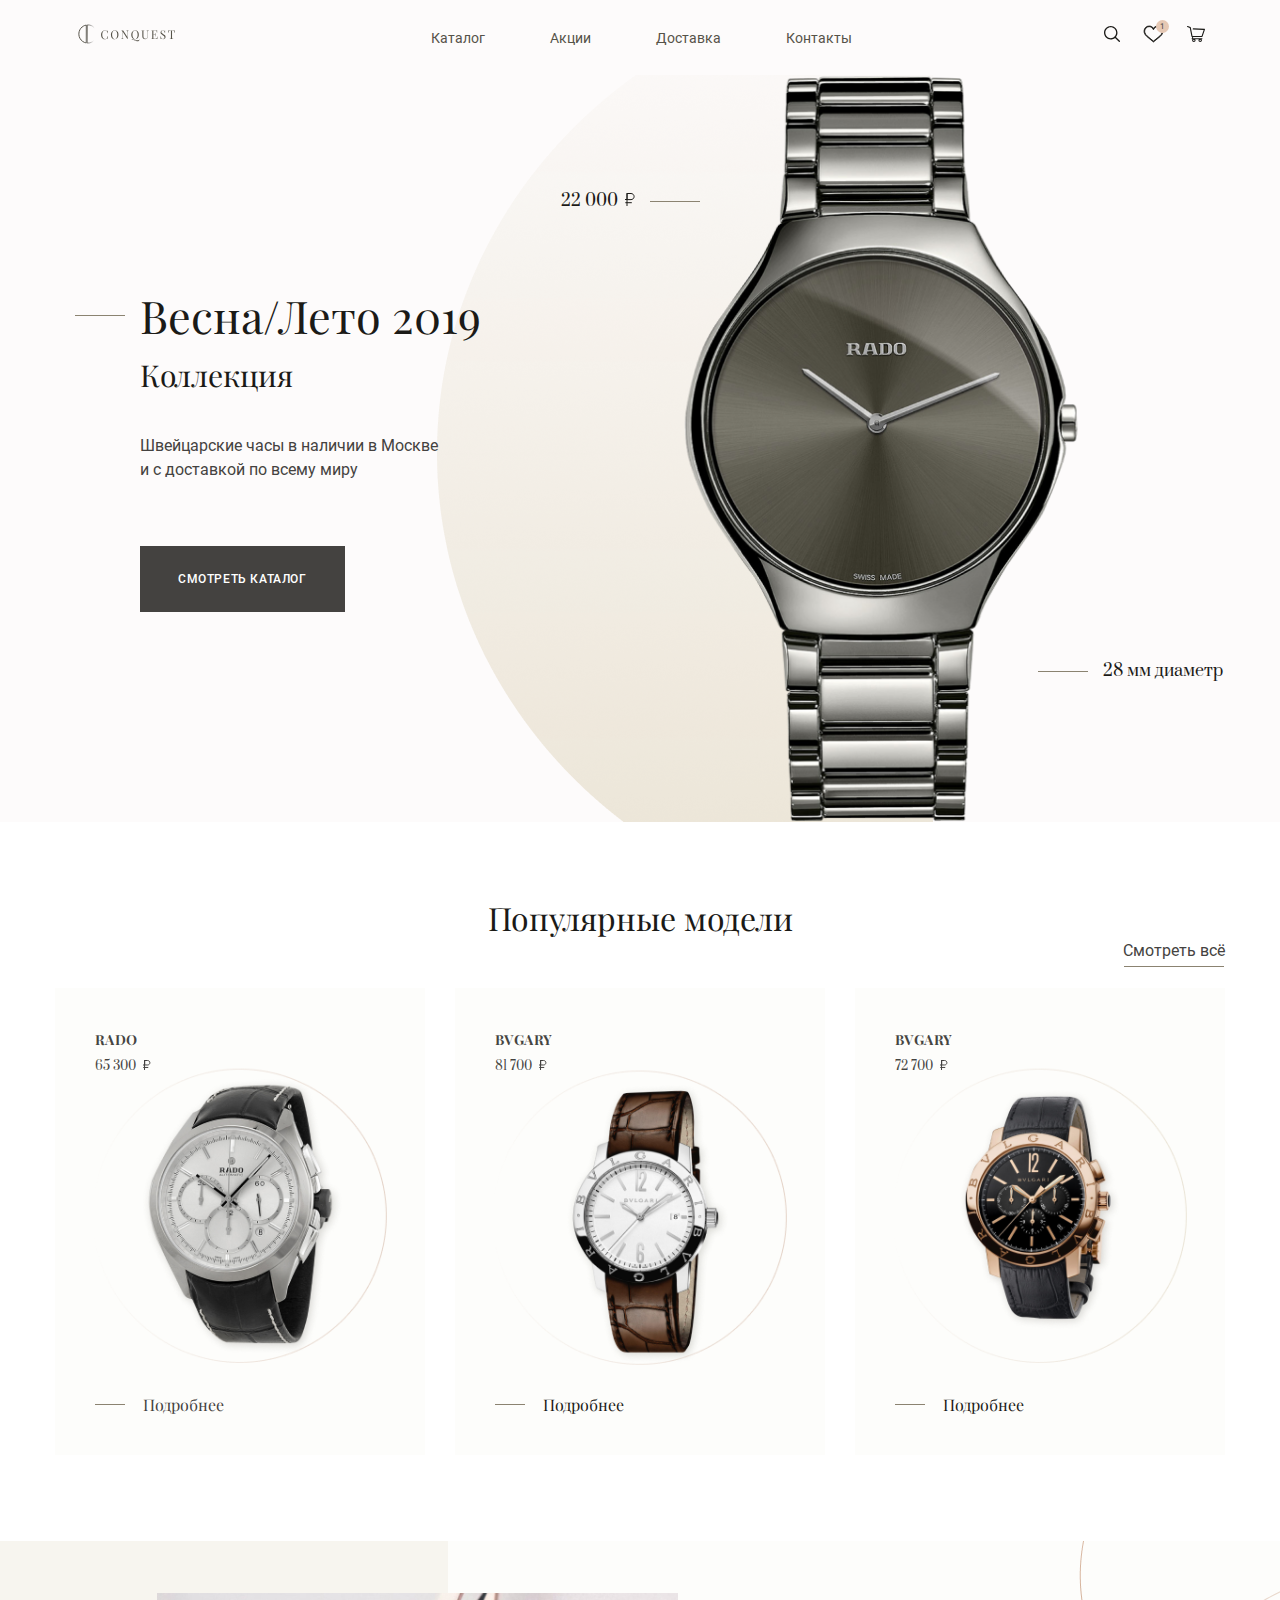
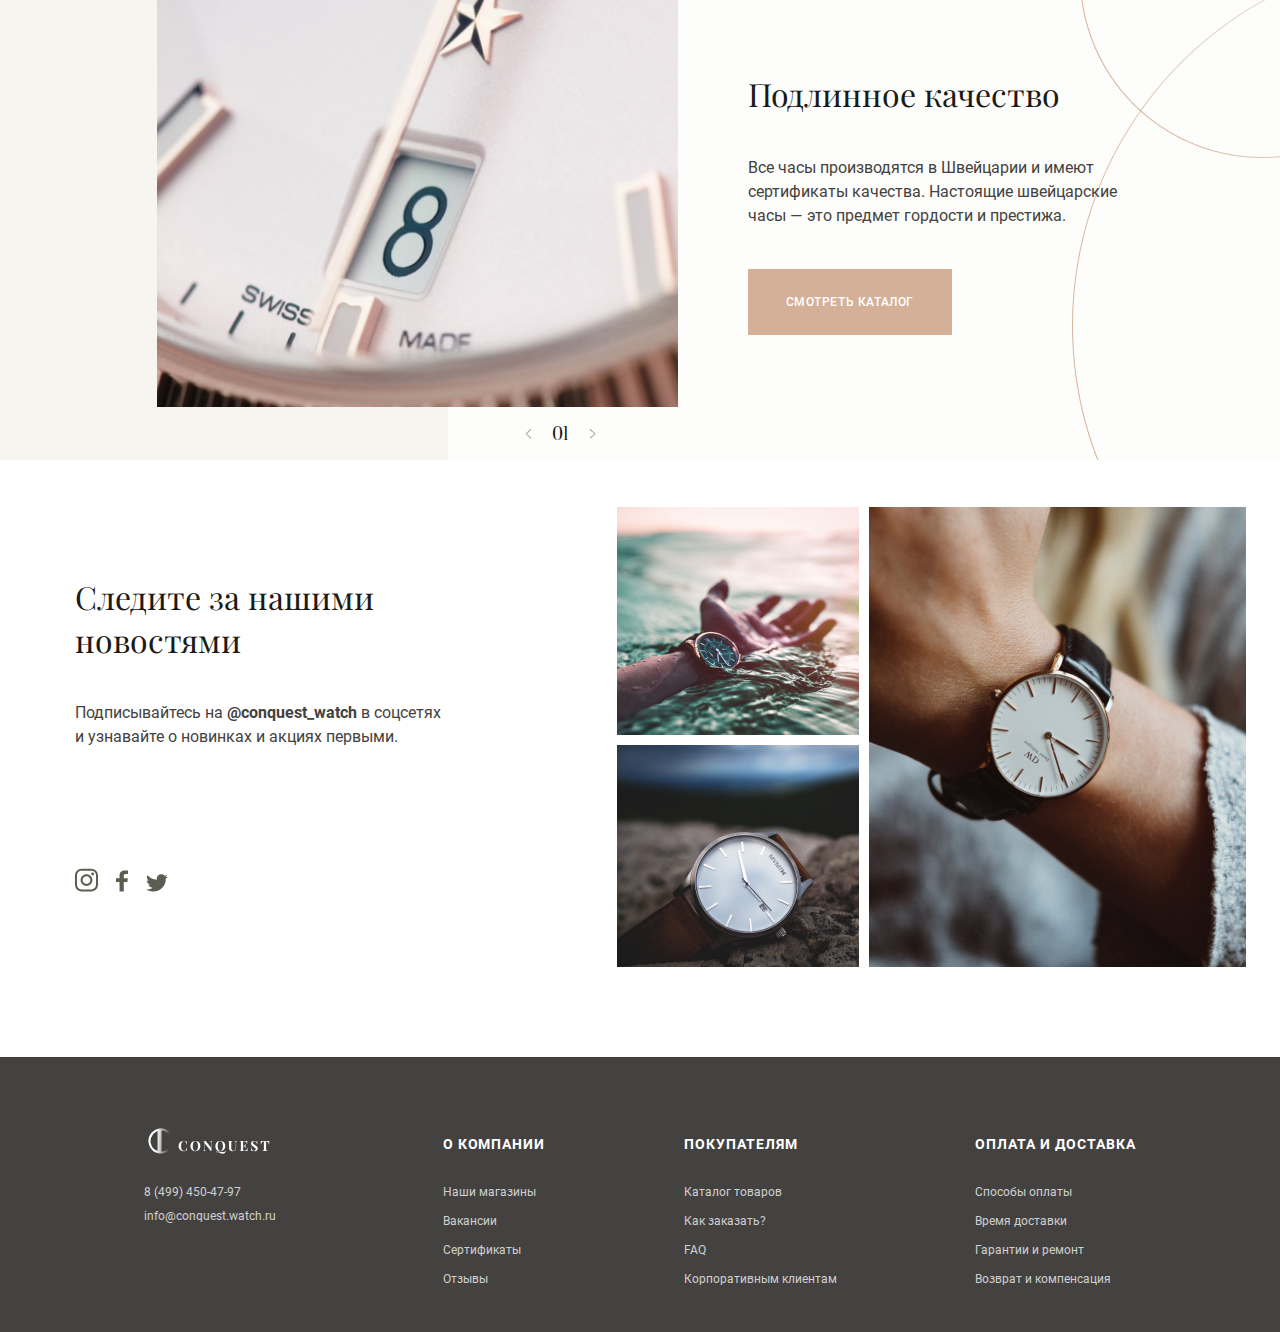
<file: index.html>
<!DOCTYPE html>
<html lang="ru">

<head>
    <meta charset="UTF-8">
    <meta http-equiv="X-UA-Compatible" content="IE=edge">
    <meta name="viewport" content="width=device-width, initial-scale=1.0">
    <link rel="stylesheet" href="./style.css">
    <title>Интернет-магазин часов</title>
</head>

<body>
    <header class="page-header">
        <h1 class="visually-hidden">Коллекция часов Conquest</h1>
        <div class="container header_inner">
            <a class="main-nav_logo"><img src="./image/logo.svg" alt="Логотип" width="103" height="26"></a>
            <nav class="page-header_main-nav">
                <ul class="main-nav_list">
                    <li class="main-nav_item">
                        <a class="main-nav_link link" href="#">Каталог</a>
                    </li>
                    <li class="main-nav_item">
                        <a class="main-nav_link link" href="#">Акции</a>
                    </li>
                    <li class="main-nav_item">
                        <a class="main-nav_link link" href="#">Доставка</a>
                    </li>
                    <li class="main-nav_item">
                        <a class="main-nav_link link" href="#">Контакты</a>
                    </li>
                </ul>
            </nav>
            <nav class="page-header_user-nav">
                <ul class="user-nav_list">
                    <li class="user-nav_item">
                        <a class="user-nav_link search" href="#">Поиск</a>
                    </li>
                    <li class="user-nav_item favour">
                        <a class="user-nav_link favour" href="#">Избранное</a>
                    </li>
                    <li class="user-nav_item">
                        <a class="user-nav_link basket" href="#">Корзина</a>
                    </li>
                </ul>
            </nav>
        </div>
    </header>
    <main class="main">
        <section class="promo">
            <div class="container_promo">
                <div class="wrap promo_text">
                    <h2 class="promo_title">Весна/Лето 2019</h2>
                    <p class="promo_sub-title">Коллекция</p>
                    <p class="promo_description">Швейцарские часы в наличии в Москве<br>
                        и с доставкой по всему миру</p>
                    <a class="promo_link button-dark" href="#">Смотреть каталог</a>
                </div>
                <div class="wrap promo_img">
                    <span class="promo_price">22 000
                        <svg width="10" height="13" viewBox="0 0 10 13" fill="none" xmlns="http://www.w3.org/2000/svg">
                            <path
                                d="M2.04761 0.500854H6.03569C7.72543 0.500854 9.09524 1.87066 9.09524 3.5604C9.09524 5.25014 7.72543 6.61995 6.03569 6.61995H2.04761V0.500854Z"
                                stroke="#1B1A17" />
                            <path d="M2 6.50085H0" stroke="#1B1A17" />
                            <path d="M2.00006 0.000854492V13.0009M0.30957 9.69562H6.80958" stroke="#1B1A17" />
                        </svg>
                    </span>
                    <img src="./image/watch_main.png" alt="Тёмные часы с сапфировым стеклом из новой коллекции"
                        width="502" height="804">
                    <span class="promo_characteristics">28 мм диаметр</span>
                </div>
            </div>
        </section>
        <section class="popular">
            <h2 class="popular_models_title heading">Популярные модели</h2>
            <p class="popular_show-more"><a href="#">Смотреть всё</a></p>
            <ul class="popular_list">
                <li class="popular_item">
                    <article class="popular_card">
                        <h2 class="card_title">RADO</h2>
                        <span class="card_price">65 300
                            <svg width="8" height="10" viewBox="0 0 8 10" fill="none"
                                xmlns="http://www.w3.org/2000/svg">
                                <path
                                    d="M1.69043 0.5H4.64282C5.87888 0.5 6.88091 1.50203 6.88091 2.7381C6.88091 3.97417 5.87888 4.9762 4.64282 4.9762H1.69043V0.5Z"
                                    stroke="#444240" />
                                <path d="M1.53846 5H0" stroke="#444240" />
                                <path d="M1.53866 0V10M0.238281 7.45747H5.23829" stroke="#444240" />
                            </svg>
                        </span>
                        <img class="card_image" src="./image/watch_1.png"
                            alt="Часы модели Rado с серебристым циферблатом и чёрным ремешком" width="313" height="313">
                        <p class="card_link"><a href="#">Подробнее</a></p>
                    </article>
                </li>
                <li class="popular_item">
                    <article class="popular_card">
                        <h2 class="card_title">BVGARY</h2>
                        <span class="card_price">81 700
                            <svg width="8" height="10" viewBox="0 0 8 10" fill="none"
                                xmlns="http://www.w3.org/2000/svg">
                                <path
                                    d="M1.69043 0.5H4.64282C5.87888 0.5 6.88091 1.50203 6.88091 2.7381C6.88091 3.97417 5.87888 4.9762 4.64282 4.9762H1.69043V0.5Z"
                                    stroke="#444240" />
                                <path d="M1.53846 5H0" stroke="#444240" />
                                <path d="M1.53866 0V10M0.238281 7.45747H5.23829" stroke="#444240" />
                            </svg>
                        </span>
                        <img class="card_image" src="./image/watch_3.png"
                            alt="Часы модели Bvlgary c серебристым циферблатом и коричневым ремешком" width="313"
                            height="313">
                        <a class="card_link" href="#">Подробнее</a>
                    </article>
                </li>
                <li class="popular_item">
                    <article class="popular_card">
                        <h2 class="card_title">BVGARY</h2>
                        <span class="card_price">72 700
                            <svg width="8" height="10" viewBox="0 0 8 10" fill="none"
                                xmlns="http://www.w3.org/2000/svg">
                                <path
                                    d="M1.69043 0.5H4.64282C5.87888 0.5 6.88091 1.50203 6.88091 2.7381C6.88091 3.97417 5.87888 4.9762 4.64282 4.9762H1.69043V0.5Z"
                                    stroke="#444240" />
                                <path d="M1.53846 5H0" stroke="#444240" />
                                <path d="M1.53866 0V10M0.238281 7.45747H5.23829" stroke="#444240" />
                            </svg>
                        </span>
                        <img class="card_image" src="./image/watch_4.png"
                            alt="Часы модели Bvlgary c золотистым циферблатом и чёрным ремешком" width="313"
                            height="313">
                        <a class="card_link" href="#">Подробнее</a>
                    </article>
                </li>
            </ul>
        </section>
        <section class="advantages">
            <div class="background-left"></div>
            <div class="background-right"></div>
            <div class="container">
                <h2 class="visually-hidden">Преимущества</h2>
                <ul class="advantages_list">
                    <li class="advantages_item">
                        <div class="advantages_left">
                            <img class="advantages_img" src="./image/photo_banner.jpg" alt="Детализация механизма часов"
                                width="521" height="414">
                        </div>
                        <div class="advantages_right">
                            <h3 class="advantages_title heading">Подлинное качество</h3>
                            <p class="advantages_description">Все часы производятся в Швейцарии и имеют сертификаты
                                качества. Настоящие швейцарские часы —
                                это предмет гордости и
                                престижа.</p>
                            <a class="advantages_link button" href="#">Смотреть каталог</a>
                        </div>
                    </li>
                </ul>
                <div class="advantages_slider-control">
                    <button class="advantages_button-left button" type="button">
                        <img class="advantages_button-left-button" src="./image/arrow_left.png" width="7" height="12"
                            alt="Предыдущий слайд"></button>
                    <span class="slider-control_position">01</span>
                    <button class="advantages_button-right button" type="button">
                        <img class="advantages_button-right-button" src="./image/arrow_right.png" width="7" height="12"
                            alt="Следующий слайд"></button>
                </div>
            </div>
        </section>
        <section class="news-company container">
            <h2 class="visually-hidden">Подписка на новости</h2>
            <div class="news-company_left">
                <p class="news-company_title heading">Следите за нашими новостями</p>
                <p class="news-company_description">Подписывайтесь на <strong>@conquest_watch</strong> в соцсетях и
                    узнавайте о новинках и акциях
                    первыми.</p>
                <section class="social">
                    <h2 class="visually-hidden">Наши социальные сети</h2>
                    <ul class="social_list">
                        <li class="social_item">
                            <a class="social_link instagram" href="#">Мы в Instagram</a>
                        </li>
                        <li class="social_item">
                            <a class="social_link facebook" href="#">Мы Facebook</a>
                        </li>
                        <li class="social_item">
                            <a class="social_link twitter" href="#">Мы в Twitter</a>
                        </li>
                    </ul>
                </section>
            </div>
            <div class="news-company_right">
                <a href="#"><img class="news-company_img" src="./image/photo_1.jpg" alt="Демонтстрация часов в воде"
                        width="242" height="228"></a>
                <a href="#"><img class="news-company_img" src="./image/photo_2.jpg" alt="Демонтстрация часов на песке"
                        width="242" height="222"></a>
                <a href="#"><img class="news-company_img" src="./image/photo_3.jpg" alt="Демонтстрация часов на руке"
                        width="377" height="460"></a>
            </div>
        </section>
    </main>
    <footer class="page-footer">
        <div class="wrap_footer container">
            <div class="page-footer_column-logo">
                <div class="column-logo">
                    <a class="logo" href="#"><img class="logo" src="./image/logo-footer.svg" alt="Логотип" width="130"
                            height="34"></a>
                </div>
                <div class="column-logo_info">
                    <a class="column-logo_info_link link" href="tel:+74994504797">8 (499) 450-47-97</a>
                    <a class="column-logo_info_link link"
                        href="mailto:info@conquest.watch.ru">info@conquest.watch.ru</a>
                </div>
            </div>
            <div class="page-footer_column-about">
                <h3 class="column-about_title">О компании</h3>
                <div class="column-about_container">
                    <ul class="column-about_list">
                        <li class="column-about_item">
                            <a class="column-about_link link" href="#">Наши магазины</a>
                        </li>
                        <li class="column-about_item">
                            <a class="column-about_link link" href="#">Вакансии</a>
                        </li>
                        <li class="column-about_item">
                            <a class="column-about_link link" href="#">Сертификаты</a>
                        </li>
                        <li class="column-about_item">
                            <a class="column-about_link link" href="#">Отзывы</a>
                        </li>
                    </ul>
                </div>
            </div>
            <div class="page-footer_column-about">
                <h3 class="column-about_title">Покупателям</h3>
                <div class="column-about_container">
                    <ul class="column-about_list">
                        <li class="column-about_item">
                            <a class="column-about_link link" href="#">Каталог товаров</a>
                        </li>
                        <li class="column-about_item">
                            <a class="column-about_link link" href="#">Как заказать?</a>
                        </li>
                        <li class="column-about_item">
                            <a class="column-about_link link" href="#">FAQ</a>
                        </li>
                        <li class="column-about_item">
                            <a class="column-about_link link" href="#">Корпоративным клиентам</a>
                        </li>
                    </ul>
                </div>
            </div>
            <div class="page-footer_column-about">
                <h3 class="column-about_title">Оплата и доставка</h3>
                <div class="column-about_container">
                    <ul class="column-about_list">
                        <li class="column-about_item">
                            <a class="column-about_link link" href="#">Способы оплаты</a>
                        </li>
                        <li class="column-about_item">
                            <a class="column-about_link link" href="#">Время доставки</a>
                        </li>
                        <li class="column-about_item">
                            <a class="column-about_link link" href="#">Гарантии и ремонт</a>
                        </li>
                        <li class="column-about_item">
                            <a class="column-about_link link" href="#">Возврат и компенсация</a>
                        </li>
                    </ul>
                </div>
            </div>
        </div>
    </footer>
</body>

</html>
</file>
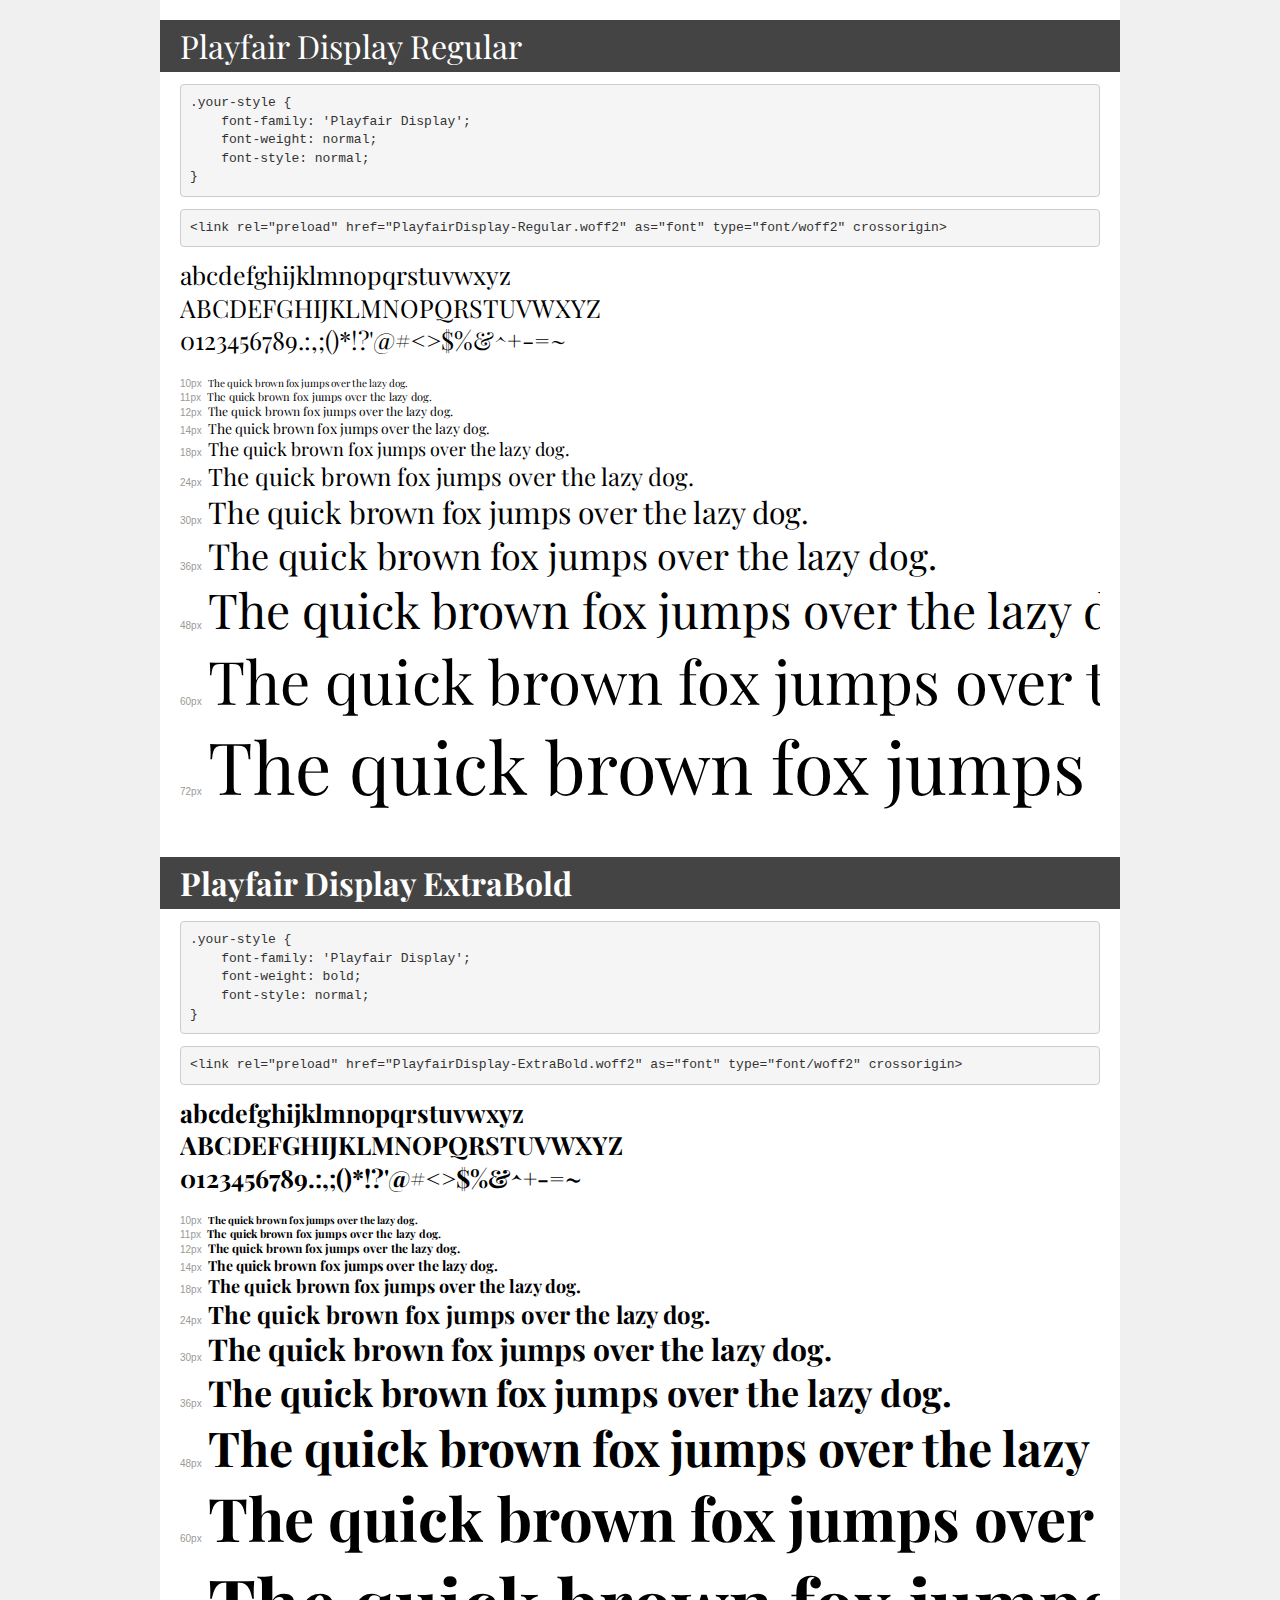
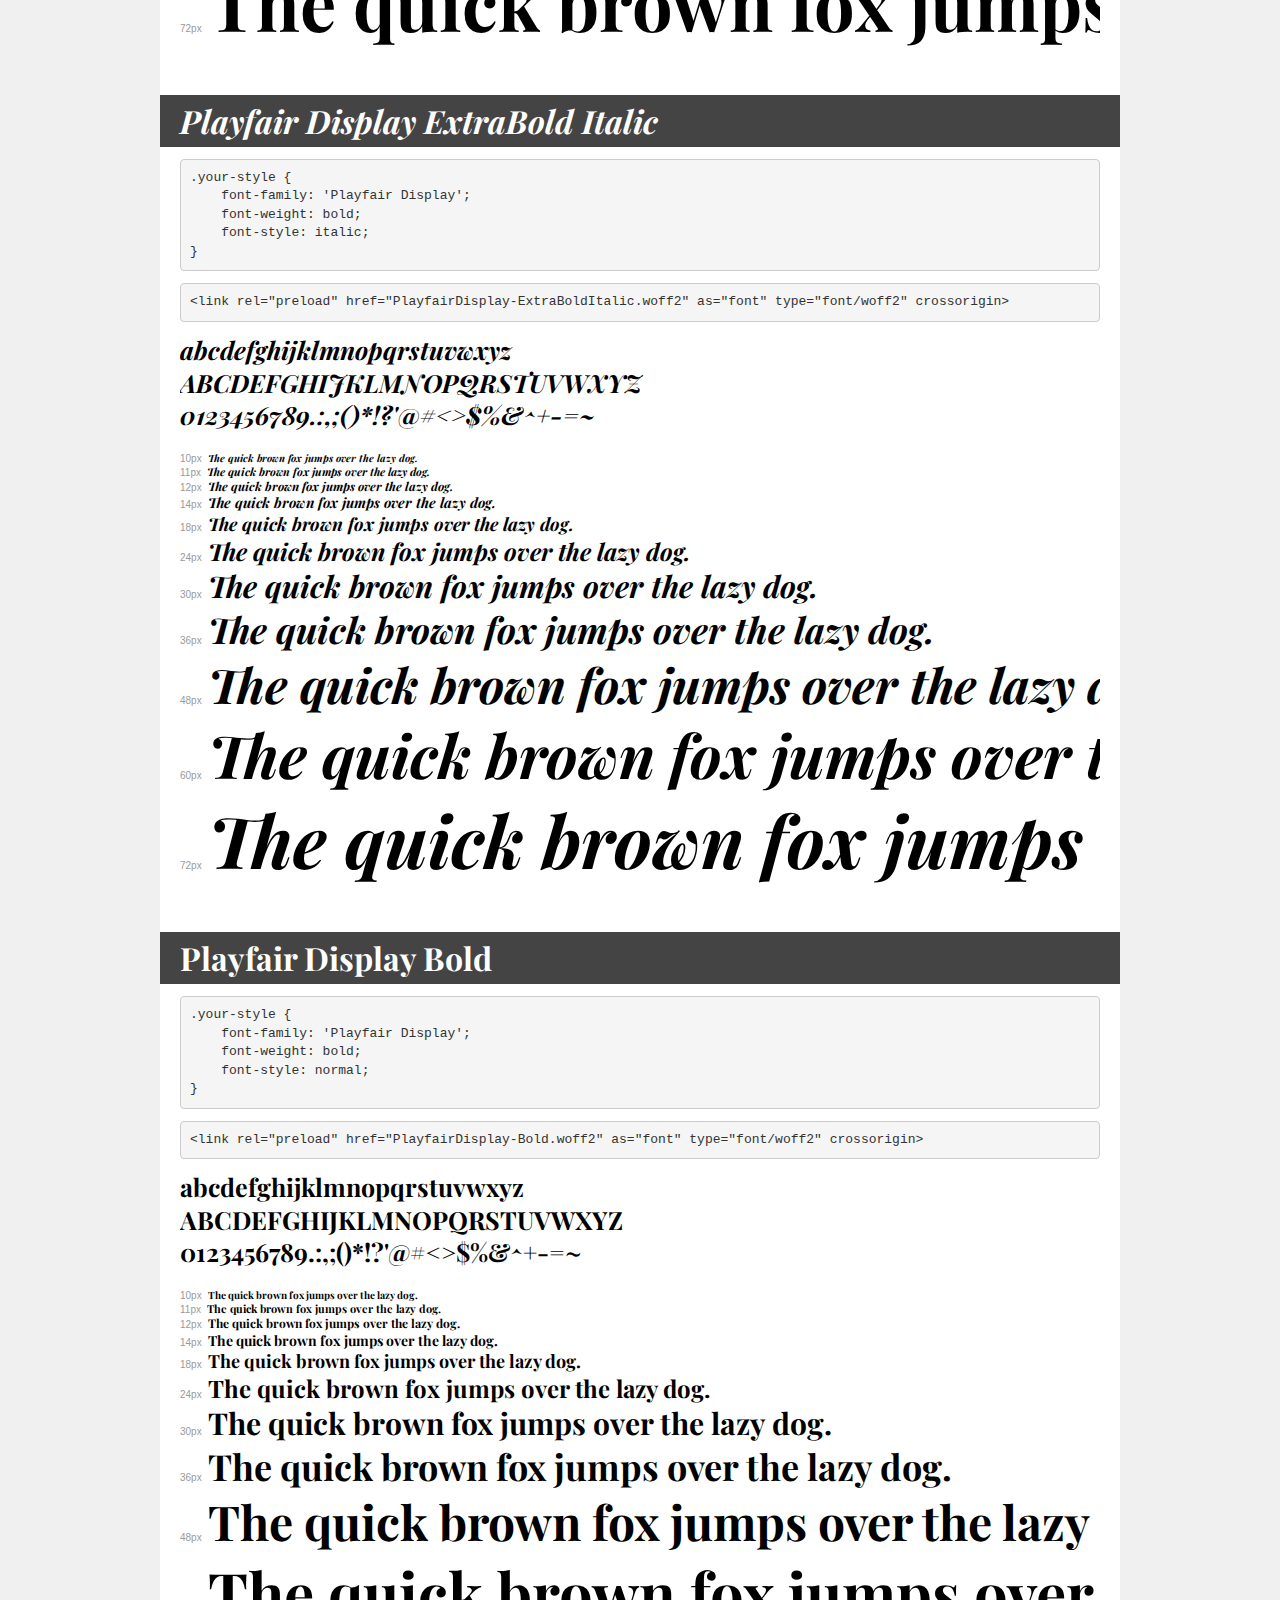
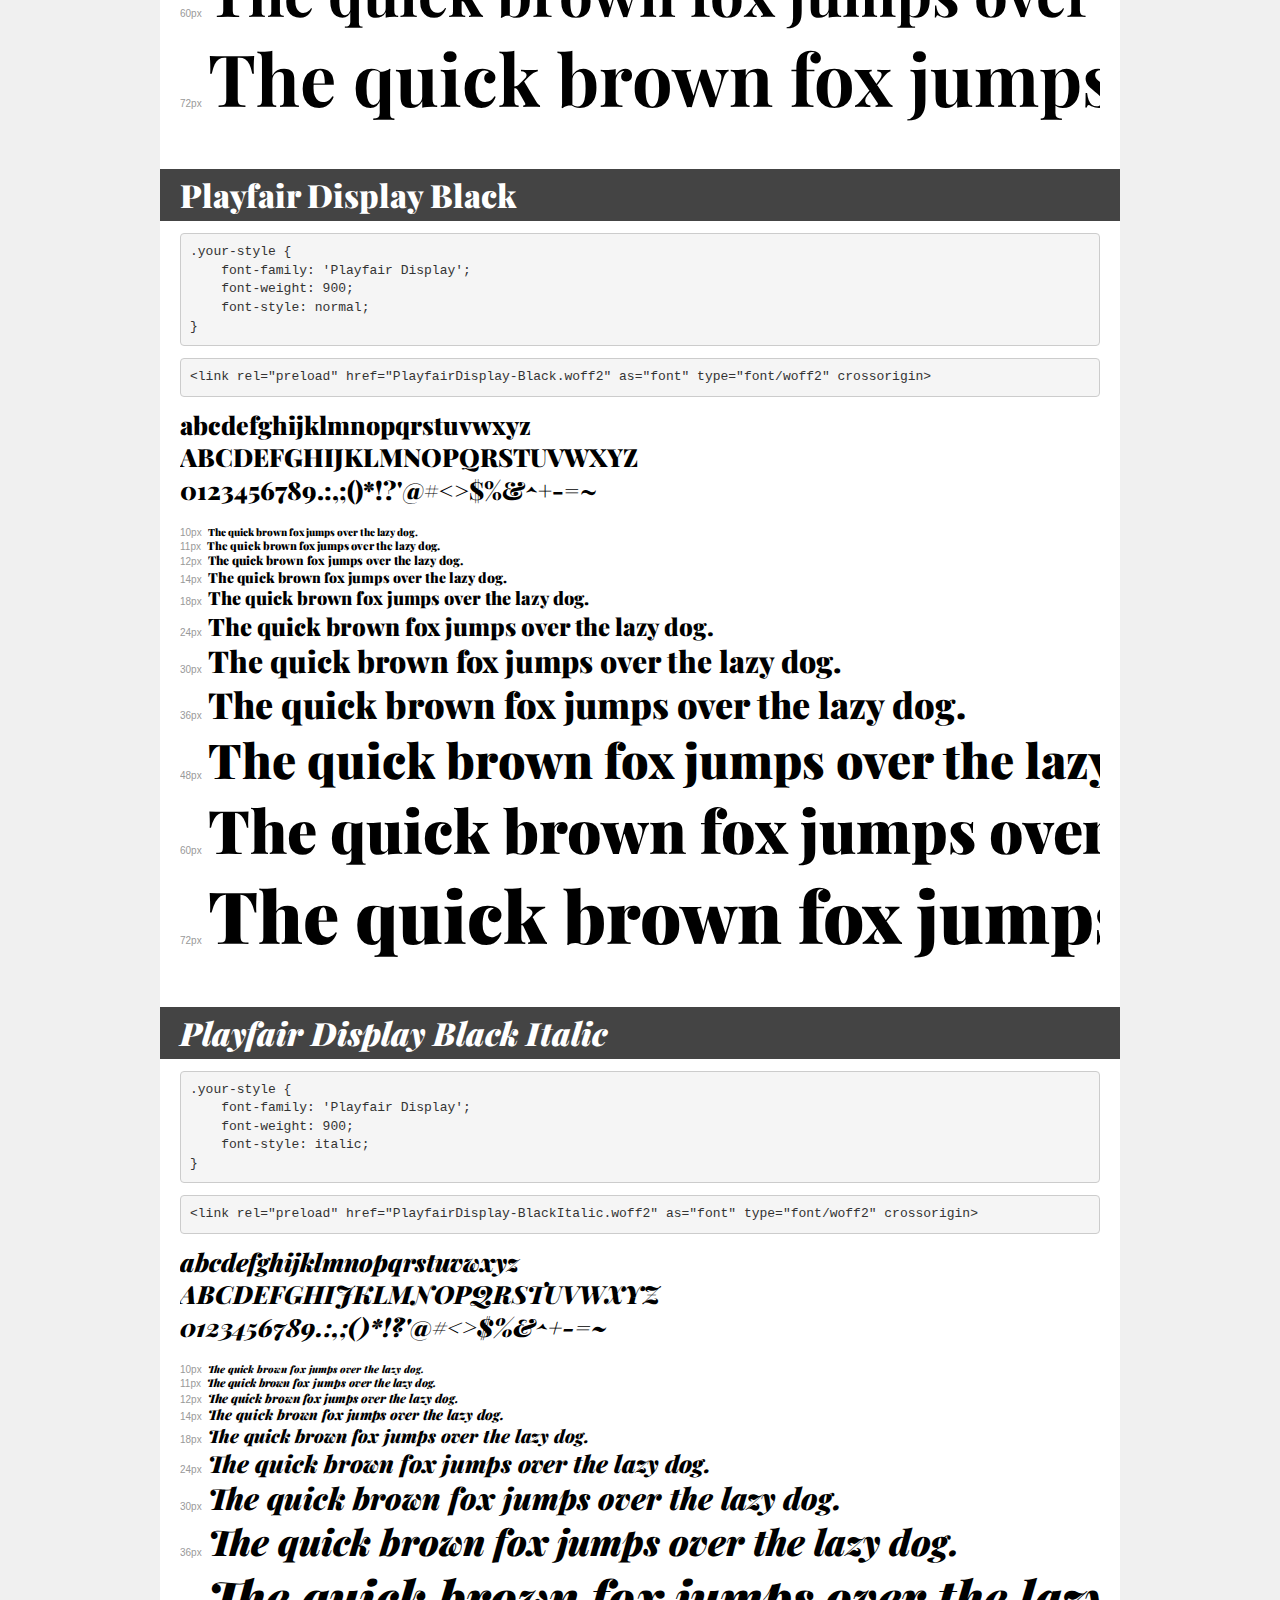
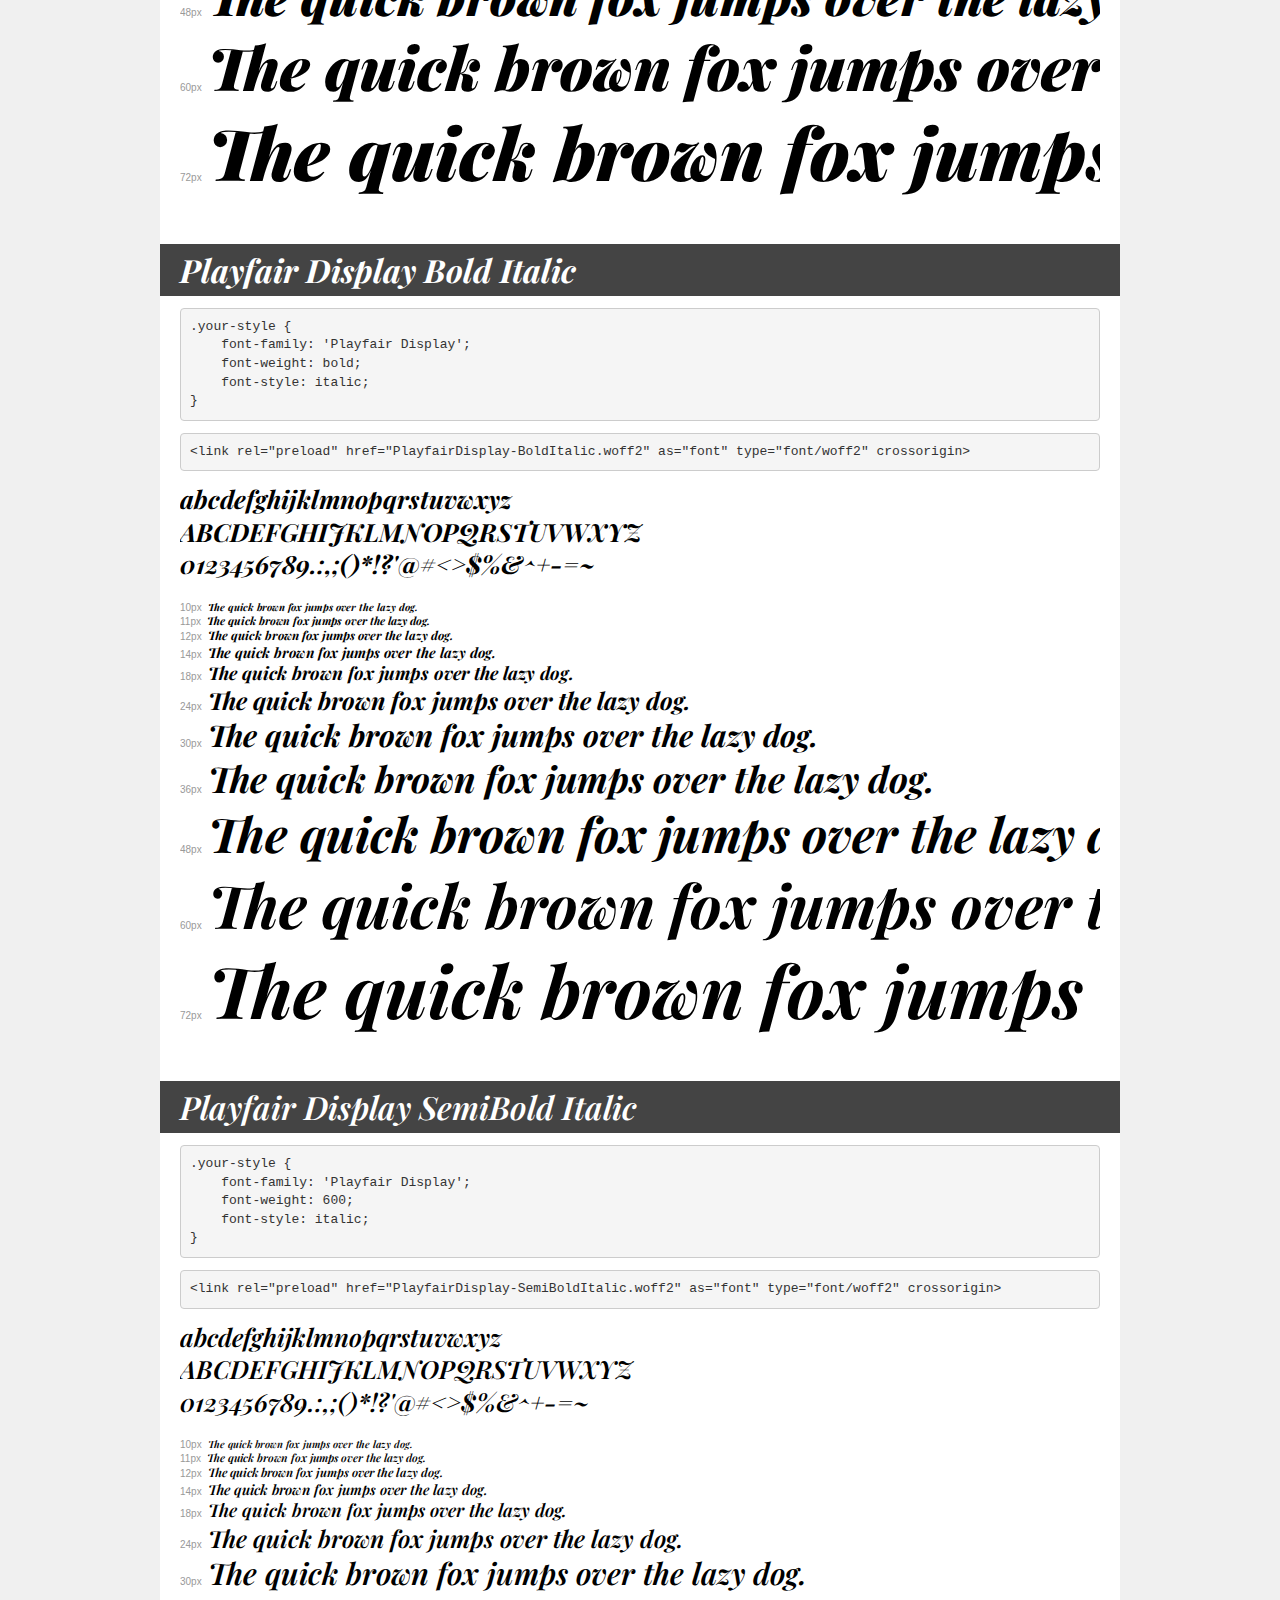
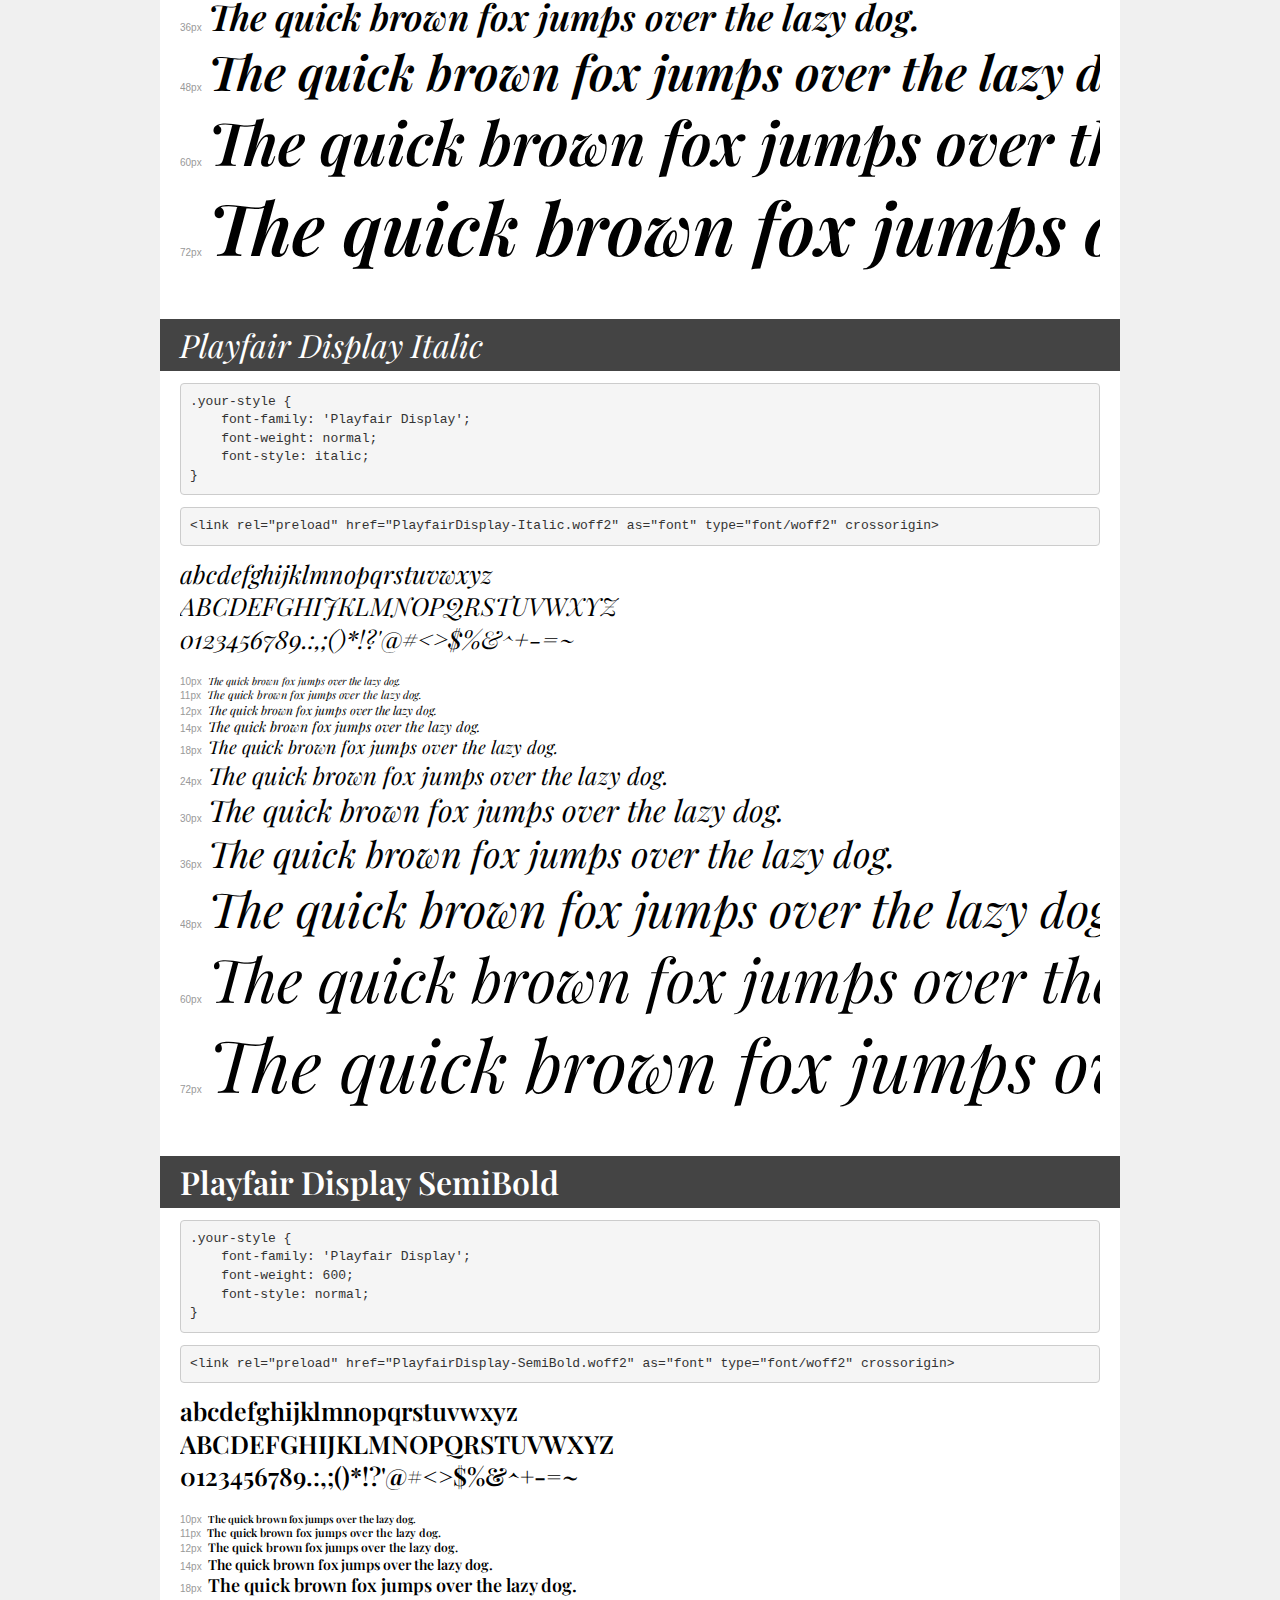
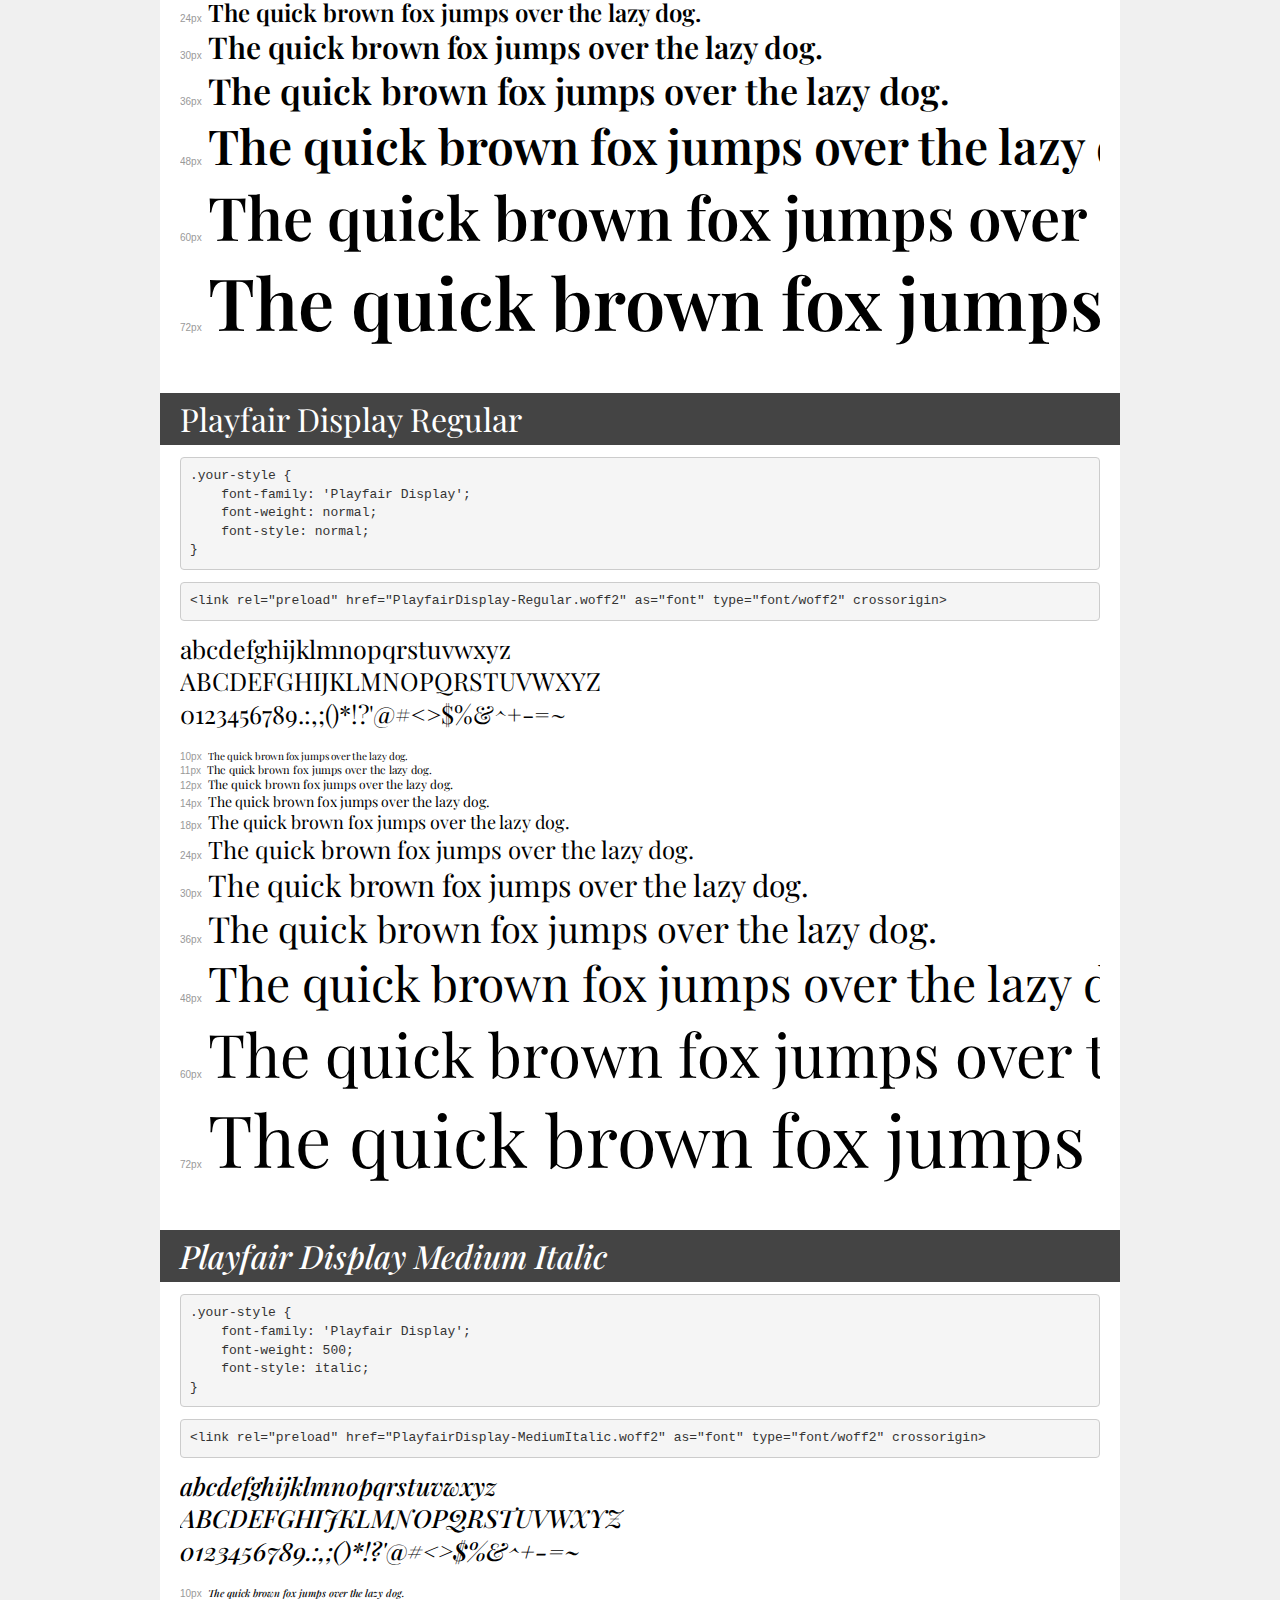
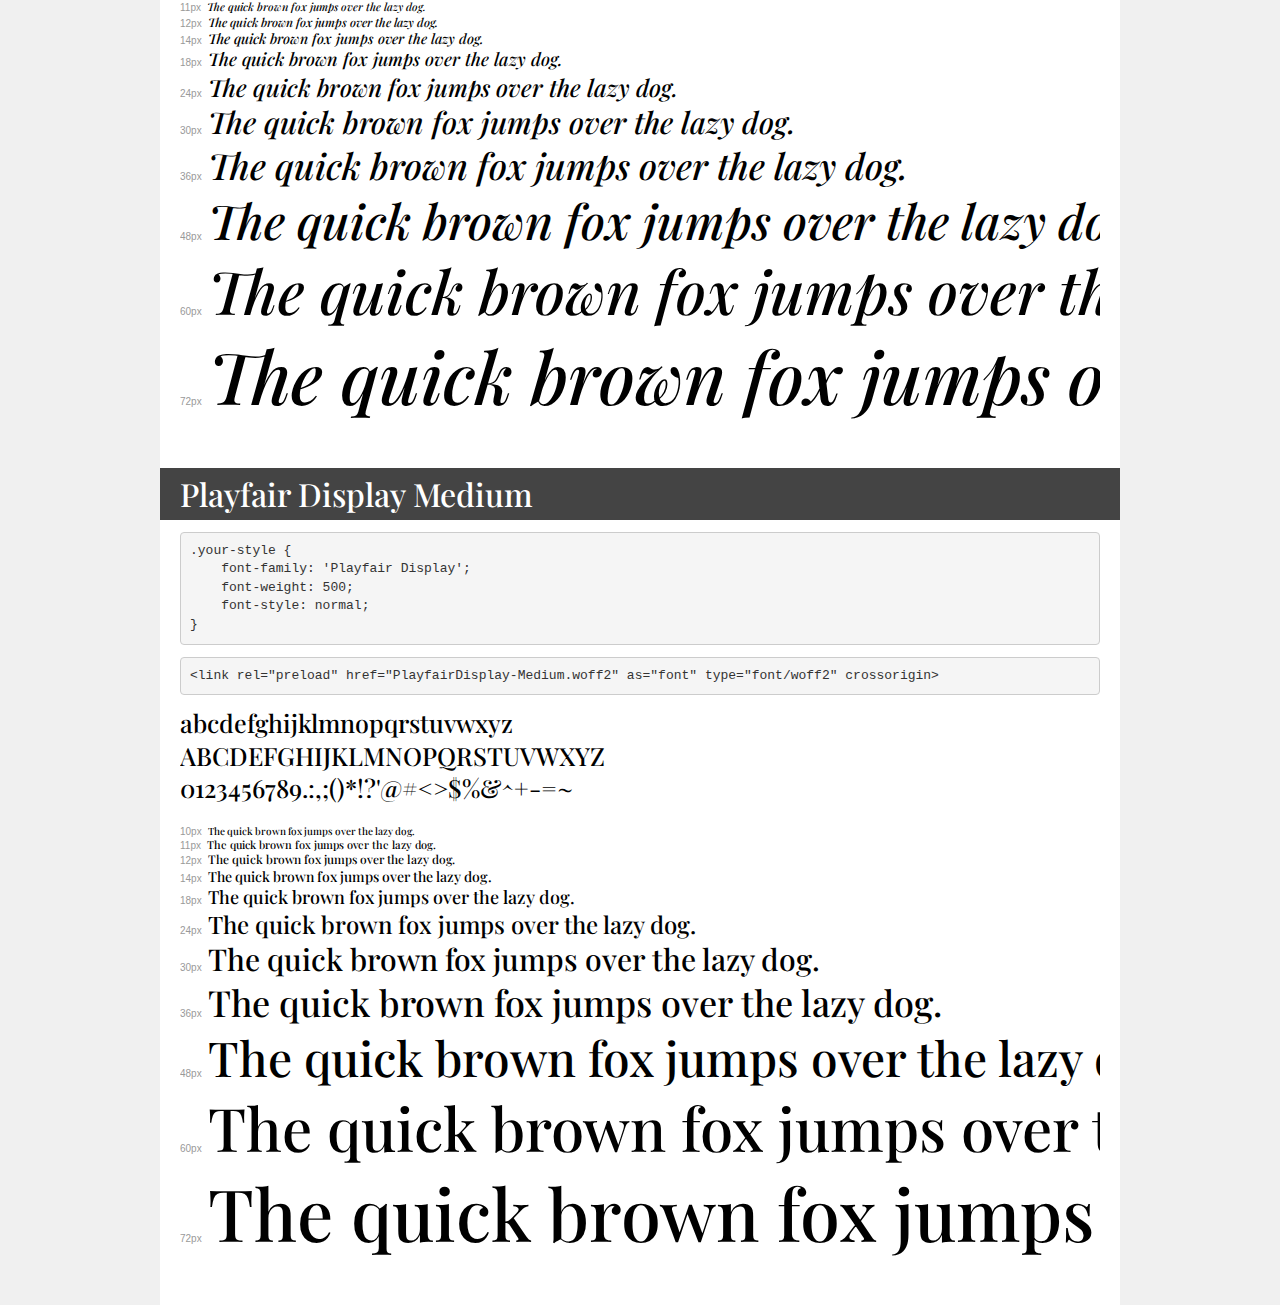
<file: fonts/PlayfairDisplay/demo.html>
<!DOCTYPE html>
<html lang="en">
<head>
    <meta charset="utf-8">
    <meta http-equiv="X-UA-Compatible" content="IE=edge">
    <meta name="viewport" content="width=device-width, initial-scale=1">
    <meta name="robots" content="noindex, noarchive">
    <meta name="format-detection" content="telephone=no">
    <title>Transfonter demo</title>
    <link href="stylesheet.css" rel="stylesheet">
    <style>
        /*
        http://meyerweb.com/eric/tools/css/reset/
        v2.0 | 20110126
        License: none (public domain)
        */
        html, body, div, span, applet, object, iframe,
        h1, h2, h3, h4, h5, h6, p, blockquote, pre,
        a, abbr, acronym, address, big, cite, code,
        del, dfn, em, img, ins, kbd, q, s, samp,
        small, strike, strong, sub, sup, tt, var,
        b, u, i, center,
        dl, dt, dd, ol, ul, li,
        fieldset, form, label, legend,
        table, caption, tbody, tfoot, thead, tr, th, td,
        article, aside, canvas, details, embed,
        figure, figcaption, footer, header, hgroup,
        menu, nav, output, ruby, section, summary,
        time, mark, audio, video {
            margin: 0;
            padding: 0;
            border: 0;
            font-size: 100%;
            font: inherit;
            vertical-align: baseline;
        }
        /* HTML5 display-role reset for older browsers */
        article, aside, details, figcaption, figure,
        footer, header, hgroup, menu, nav, section {
            display: block;
        }
        body {
            line-height: 1;
        }
        ol, ul {
            list-style: none;
        }
        blockquote, q {
            quotes: none;
        }
        blockquote:before, blockquote:after,
        q:before, q:after {
            content: '';
            content: none;
        }
        table {
            border-collapse: collapse;
            border-spacing: 0;
        }
        /* demo styles */
        body {
            background: #f0f0f0;
            color: #000;
        }
        .page {
            background: #fff;
            width: 920px;
            margin: 0 auto;
            padding: 20px 20px 0 20px;
            overflow: hidden;
        }
        .font-container {
            overflow-x: auto;
            overflow-y: hidden;
            margin-bottom: 40px;
            line-height: 1.3;
            white-space: nowrap;
            padding-bottom: 5px;
        }
        h1 {
            position: relative;
            background: #444;
            font-size: 32px;
            color: #fff;
            padding: 10px 20px;
            margin: 0 -20px 12px -20px;
        }
        .letters {
            font-size: 25px;
            margin-bottom: 20px;
        }
        .s10:before {
            content: '10px';
        }
        .s11:before {
            content: '11px';
        }
        .s12:before {
            content: '12px';
        }
        .s14:before {
            content: '14px';
        }
        .s18:before {
            content: '18px';
        }
        .s24:before {
            content: '24px';
        }
        .s30:before {
            content: '30px';
        }
        .s36:before {
            content: '36px';
        }
        .s48:before {
            content: '48px';
        }
        .s60:before {
            content: '60px';
        }
        .s72:before {
            content: '72px';
        }
        .s10:before, .s11:before, .s12:before, .s14:before,
        .s18:before, .s24:before, .s30:before, .s36:before,
        .s48:before, .s60:before, .s72:before {
            font-family: Arial, sans-serif;
            font-size: 10px;
            font-weight: normal;
            font-style: normal;
            color: #999;
            padding-right: 6px;
        }
        pre {
            display: block;
            padding: 9px;
            margin: 0 0 12px;
            font-family: Monaco, Menlo, Consolas, "Courier New", monospace;
            font-size: 13px;
            line-height: 1.428571429;
            color: #333;
            font-weight: normal;
            font-style: normal;
            background-color: #f5f5f5;
            border: 1px solid #ccc;
            overflow-x: auto;
            border-radius: 4px;
        }
        /* responsive */
        @media (max-width: 959px) {
            .page {
                width: auto;
                margin: 0;
            }
        }
    </style>
</head>
<body>
<div class="page">
    <div class="demo">
        <h1 style="font-family: 'Playfair Display'; font-weight: normal; font-style: normal;">Playfair Display Regular</h1>
        <pre title="Usage">.your-style {
    font-family: 'Playfair Display';
    font-weight: normal;
    font-style: normal;
}</pre>
        <pre title="Preload (optional)">
&lt;link rel=&quot;preload&quot; href=&quot;PlayfairDisplay-Regular.woff2&quot; as=&quot;font&quot; type=&quot;font/woff2&quot; crossorigin&gt;</pre>
        <div class="font-container" style="font-family: 'Playfair Display'; font-weight: normal; font-style: normal;">
            <p class="letters">
                abcdefghijklmnopqrstuvwxyz<br>
ABCDEFGHIJKLMNOPQRSTUVWXYZ<br>
                0123456789.:,;()*!?'@#&lt;&gt;$%&^+-=~
            </p>
            <p class="s10" style="font-size: 10px;">The quick brown fox jumps over the lazy dog.</p>
            <p class="s11" style="font-size: 11px;">The quick brown fox jumps over the lazy dog.</p>
            <p class="s12" style="font-size: 12px;">The quick brown fox jumps over the lazy dog.</p>
            <p class="s14" style="font-size: 14px;">The quick brown fox jumps over the lazy dog.</p>
            <p class="s18" style="font-size: 18px;">The quick brown fox jumps over the lazy dog.</p>
            <p class="s24" style="font-size: 24px;">The quick brown fox jumps over the lazy dog.</p>
            <p class="s30" style="font-size: 30px;">The quick brown fox jumps over the lazy dog.</p>
            <p class="s36" style="font-size: 36px;">The quick brown fox jumps over the lazy dog.</p>
            <p class="s48" style="font-size: 48px;">The quick brown fox jumps over the lazy dog.</p>
            <p class="s60" style="font-size: 60px;">The quick brown fox jumps over the lazy dog.</p>
            <p class="s72" style="font-size: 72px;">The quick brown fox jumps over the lazy dog.</p>
        </div>
    </div>

    <div class="demo">
        <h1 style="font-family: 'Playfair Display'; font-weight: bold; font-style: normal;">Playfair Display ExtraBold</h1>
        <pre title="Usage">.your-style {
    font-family: 'Playfair Display';
    font-weight: bold;
    font-style: normal;
}</pre>
        <pre title="Preload (optional)">
&lt;link rel=&quot;preload&quot; href=&quot;PlayfairDisplay-ExtraBold.woff2&quot; as=&quot;font&quot; type=&quot;font/woff2&quot; crossorigin&gt;</pre>
        <div class="font-container" style="font-family: 'Playfair Display'; font-weight: bold; font-style: normal;">
            <p class="letters">
                abcdefghijklmnopqrstuvwxyz<br>
ABCDEFGHIJKLMNOPQRSTUVWXYZ<br>
                0123456789.:,;()*!?'@#&lt;&gt;$%&^+-=~
            </p>
            <p class="s10" style="font-size: 10px;">The quick brown fox jumps over the lazy dog.</p>
            <p class="s11" style="font-size: 11px;">The quick brown fox jumps over the lazy dog.</p>
            <p class="s12" style="font-size: 12px;">The quick brown fox jumps over the lazy dog.</p>
            <p class="s14" style="font-size: 14px;">The quick brown fox jumps over the lazy dog.</p>
            <p class="s18" style="font-size: 18px;">The quick brown fox jumps over the lazy dog.</p>
            <p class="s24" style="font-size: 24px;">The quick brown fox jumps over the lazy dog.</p>
            <p class="s30" style="font-size: 30px;">The quick brown fox jumps over the lazy dog.</p>
            <p class="s36" style="font-size: 36px;">The quick brown fox jumps over the lazy dog.</p>
            <p class="s48" style="font-size: 48px;">The quick brown fox jumps over the lazy dog.</p>
            <p class="s60" style="font-size: 60px;">The quick brown fox jumps over the lazy dog.</p>
            <p class="s72" style="font-size: 72px;">The quick brown fox jumps over the lazy dog.</p>
        </div>
    </div>

    <div class="demo">
        <h1 style="font-family: 'Playfair Display'; font-weight: bold; font-style: italic;">Playfair Display ExtraBold Italic</h1>
        <pre title="Usage">.your-style {
    font-family: 'Playfair Display';
    font-weight: bold;
    font-style: italic;
}</pre>
        <pre title="Preload (optional)">
&lt;link rel=&quot;preload&quot; href=&quot;PlayfairDisplay-ExtraBoldItalic.woff2&quot; as=&quot;font&quot; type=&quot;font/woff2&quot; crossorigin&gt;</pre>
        <div class="font-container" style="font-family: 'Playfair Display'; font-weight: bold; font-style: italic;">
            <p class="letters">
                abcdefghijklmnopqrstuvwxyz<br>
ABCDEFGHIJKLMNOPQRSTUVWXYZ<br>
                0123456789.:,;()*!?'@#&lt;&gt;$%&^+-=~
            </p>
            <p class="s10" style="font-size: 10px;">The quick brown fox jumps over the lazy dog.</p>
            <p class="s11" style="font-size: 11px;">The quick brown fox jumps over the lazy dog.</p>
            <p class="s12" style="font-size: 12px;">The quick brown fox jumps over the lazy dog.</p>
            <p class="s14" style="font-size: 14px;">The quick brown fox jumps over the lazy dog.</p>
            <p class="s18" style="font-size: 18px;">The quick brown fox jumps over the lazy dog.</p>
            <p class="s24" style="font-size: 24px;">The quick brown fox jumps over the lazy dog.</p>
            <p class="s30" style="font-size: 30px;">The quick brown fox jumps over the lazy dog.</p>
            <p class="s36" style="font-size: 36px;">The quick brown fox jumps over the lazy dog.</p>
            <p class="s48" style="font-size: 48px;">The quick brown fox jumps over the lazy dog.</p>
            <p class="s60" style="font-size: 60px;">The quick brown fox jumps over the lazy dog.</p>
            <p class="s72" style="font-size: 72px;">The quick brown fox jumps over the lazy dog.</p>
        </div>
    </div>

    <div class="demo">
        <h1 style="font-family: 'Playfair Display'; font-weight: bold; font-style: normal;">Playfair Display Bold</h1>
        <pre title="Usage">.your-style {
    font-family: 'Playfair Display';
    font-weight: bold;
    font-style: normal;
}</pre>
        <pre title="Preload (optional)">
&lt;link rel=&quot;preload&quot; href=&quot;PlayfairDisplay-Bold.woff2&quot; as=&quot;font&quot; type=&quot;font/woff2&quot; crossorigin&gt;</pre>
        <div class="font-container" style="font-family: 'Playfair Display'; font-weight: bold; font-style: normal;">
            <p class="letters">
                abcdefghijklmnopqrstuvwxyz<br>
ABCDEFGHIJKLMNOPQRSTUVWXYZ<br>
                0123456789.:,;()*!?'@#&lt;&gt;$%&^+-=~
            </p>
            <p class="s10" style="font-size: 10px;">The quick brown fox jumps over the lazy dog.</p>
            <p class="s11" style="font-size: 11px;">The quick brown fox jumps over the lazy dog.</p>
            <p class="s12" style="font-size: 12px;">The quick brown fox jumps over the lazy dog.</p>
            <p class="s14" style="font-size: 14px;">The quick brown fox jumps over the lazy dog.</p>
            <p class="s18" style="font-size: 18px;">The quick brown fox jumps over the lazy dog.</p>
            <p class="s24" style="font-size: 24px;">The quick brown fox jumps over the lazy dog.</p>
            <p class="s30" style="font-size: 30px;">The quick brown fox jumps over the lazy dog.</p>
            <p class="s36" style="font-size: 36px;">The quick brown fox jumps over the lazy dog.</p>
            <p class="s48" style="font-size: 48px;">The quick brown fox jumps over the lazy dog.</p>
            <p class="s60" style="font-size: 60px;">The quick brown fox jumps over the lazy dog.</p>
            <p class="s72" style="font-size: 72px;">The quick brown fox jumps over the lazy dog.</p>
        </div>
    </div>

    <div class="demo">
        <h1 style="font-family: 'Playfair Display'; font-weight: 900; font-style: normal;">Playfair Display Black</h1>
        <pre title="Usage">.your-style {
    font-family: 'Playfair Display';
    font-weight: 900;
    font-style: normal;
}</pre>
        <pre title="Preload (optional)">
&lt;link rel=&quot;preload&quot; href=&quot;PlayfairDisplay-Black.woff2&quot; as=&quot;font&quot; type=&quot;font/woff2&quot; crossorigin&gt;</pre>
        <div class="font-container" style="font-family: 'Playfair Display'; font-weight: 900; font-style: normal;">
            <p class="letters">
                abcdefghijklmnopqrstuvwxyz<br>
ABCDEFGHIJKLMNOPQRSTUVWXYZ<br>
                0123456789.:,;()*!?'@#&lt;&gt;$%&^+-=~
            </p>
            <p class="s10" style="font-size: 10px;">The quick brown fox jumps over the lazy dog.</p>
            <p class="s11" style="font-size: 11px;">The quick brown fox jumps over the lazy dog.</p>
            <p class="s12" style="font-size: 12px;">The quick brown fox jumps over the lazy dog.</p>
            <p class="s14" style="font-size: 14px;">The quick brown fox jumps over the lazy dog.</p>
            <p class="s18" style="font-size: 18px;">The quick brown fox jumps over the lazy dog.</p>
            <p class="s24" style="font-size: 24px;">The quick brown fox jumps over the lazy dog.</p>
            <p class="s30" style="font-size: 30px;">The quick brown fox jumps over the lazy dog.</p>
            <p class="s36" style="font-size: 36px;">The quick brown fox jumps over the lazy dog.</p>
            <p class="s48" style="font-size: 48px;">The quick brown fox jumps over the lazy dog.</p>
            <p class="s60" style="font-size: 60px;">The quick brown fox jumps over the lazy dog.</p>
            <p class="s72" style="font-size: 72px;">The quick brown fox jumps over the lazy dog.</p>
        </div>
    </div>

    <div class="demo">
        <h1 style="font-family: 'Playfair Display'; font-weight: 900; font-style: italic;">Playfair Display Black Italic</h1>
        <pre title="Usage">.your-style {
    font-family: 'Playfair Display';
    font-weight: 900;
    font-style: italic;
}</pre>
        <pre title="Preload (optional)">
&lt;link rel=&quot;preload&quot; href=&quot;PlayfairDisplay-BlackItalic.woff2&quot; as=&quot;font&quot; type=&quot;font/woff2&quot; crossorigin&gt;</pre>
        <div class="font-container" style="font-family: 'Playfair Display'; font-weight: 900; font-style: italic;">
            <p class="letters">
                abcdefghijklmnopqrstuvwxyz<br>
ABCDEFGHIJKLMNOPQRSTUVWXYZ<br>
                0123456789.:,;()*!?'@#&lt;&gt;$%&^+-=~
            </p>
            <p class="s10" style="font-size: 10px;">The quick brown fox jumps over the lazy dog.</p>
            <p class="s11" style="font-size: 11px;">The quick brown fox jumps over the lazy dog.</p>
            <p class="s12" style="font-size: 12px;">The quick brown fox jumps over the lazy dog.</p>
            <p class="s14" style="font-size: 14px;">The quick brown fox jumps over the lazy dog.</p>
            <p class="s18" style="font-size: 18px;">The quick brown fox jumps over the lazy dog.</p>
            <p class="s24" style="font-size: 24px;">The quick brown fox jumps over the lazy dog.</p>
            <p class="s30" style="font-size: 30px;">The quick brown fox jumps over the lazy dog.</p>
            <p class="s36" style="font-size: 36px;">The quick brown fox jumps over the lazy dog.</p>
            <p class="s48" style="font-size: 48px;">The quick brown fox jumps over the lazy dog.</p>
            <p class="s60" style="font-size: 60px;">The quick brown fox jumps over the lazy dog.</p>
            <p class="s72" style="font-size: 72px;">The quick brown fox jumps over the lazy dog.</p>
        </div>
    </div>

    <div class="demo">
        <h1 style="font-family: 'Playfair Display'; font-weight: bold; font-style: italic;">Playfair Display Bold Italic</h1>
        <pre title="Usage">.your-style {
    font-family: 'Playfair Display';
    font-weight: bold;
    font-style: italic;
}</pre>
        <pre title="Preload (optional)">
&lt;link rel=&quot;preload&quot; href=&quot;PlayfairDisplay-BoldItalic.woff2&quot; as=&quot;font&quot; type=&quot;font/woff2&quot; crossorigin&gt;</pre>
        <div class="font-container" style="font-family: 'Playfair Display'; font-weight: bold; font-style: italic;">
            <p class="letters">
                abcdefghijklmnopqrstuvwxyz<br>
ABCDEFGHIJKLMNOPQRSTUVWXYZ<br>
                0123456789.:,;()*!?'@#&lt;&gt;$%&^+-=~
            </p>
            <p class="s10" style="font-size: 10px;">The quick brown fox jumps over the lazy dog.</p>
            <p class="s11" style="font-size: 11px;">The quick brown fox jumps over the lazy dog.</p>
            <p class="s12" style="font-size: 12px;">The quick brown fox jumps over the lazy dog.</p>
            <p class="s14" style="font-size: 14px;">The quick brown fox jumps over the lazy dog.</p>
            <p class="s18" style="font-size: 18px;">The quick brown fox jumps over the lazy dog.</p>
            <p class="s24" style="font-size: 24px;">The quick brown fox jumps over the lazy dog.</p>
            <p class="s30" style="font-size: 30px;">The quick brown fox jumps over the lazy dog.</p>
            <p class="s36" style="font-size: 36px;">The quick brown fox jumps over the lazy dog.</p>
            <p class="s48" style="font-size: 48px;">The quick brown fox jumps over the lazy dog.</p>
            <p class="s60" style="font-size: 60px;">The quick brown fox jumps over the lazy dog.</p>
            <p class="s72" style="font-size: 72px;">The quick brown fox jumps over the lazy dog.</p>
        </div>
    </div>

    <div class="demo">
        <h1 style="font-family: 'Playfair Display'; font-weight: 600; font-style: italic;">Playfair Display SemiBold Italic</h1>
        <pre title="Usage">.your-style {
    font-family: 'Playfair Display';
    font-weight: 600;
    font-style: italic;
}</pre>
        <pre title="Preload (optional)">
&lt;link rel=&quot;preload&quot; href=&quot;PlayfairDisplay-SemiBoldItalic.woff2&quot; as=&quot;font&quot; type=&quot;font/woff2&quot; crossorigin&gt;</pre>
        <div class="font-container" style="font-family: 'Playfair Display'; font-weight: 600; font-style: italic;">
            <p class="letters">
                abcdefghijklmnopqrstuvwxyz<br>
ABCDEFGHIJKLMNOPQRSTUVWXYZ<br>
                0123456789.:,;()*!?'@#&lt;&gt;$%&^+-=~
            </p>
            <p class="s10" style="font-size: 10px;">The quick brown fox jumps over the lazy dog.</p>
            <p class="s11" style="font-size: 11px;">The quick brown fox jumps over the lazy dog.</p>
            <p class="s12" style="font-size: 12px;">The quick brown fox jumps over the lazy dog.</p>
            <p class="s14" style="font-size: 14px;">The quick brown fox jumps over the lazy dog.</p>
            <p class="s18" style="font-size: 18px;">The quick brown fox jumps over the lazy dog.</p>
            <p class="s24" style="font-size: 24px;">The quick brown fox jumps over the lazy dog.</p>
            <p class="s30" style="font-size: 30px;">The quick brown fox jumps over the lazy dog.</p>
            <p class="s36" style="font-size: 36px;">The quick brown fox jumps over the lazy dog.</p>
            <p class="s48" style="font-size: 48px;">The quick brown fox jumps over the lazy dog.</p>
            <p class="s60" style="font-size: 60px;">The quick brown fox jumps over the lazy dog.</p>
            <p class="s72" style="font-size: 72px;">The quick brown fox jumps over the lazy dog.</p>
        </div>
    </div>

    <div class="demo">
        <h1 style="font-family: 'Playfair Display'; font-weight: normal; font-style: italic;">Playfair Display Italic</h1>
        <pre title="Usage">.your-style {
    font-family: 'Playfair Display';
    font-weight: normal;
    font-style: italic;
}</pre>
        <pre title="Preload (optional)">
&lt;link rel=&quot;preload&quot; href=&quot;PlayfairDisplay-Italic.woff2&quot; as=&quot;font&quot; type=&quot;font/woff2&quot; crossorigin&gt;</pre>
        <div class="font-container" style="font-family: 'Playfair Display'; font-weight: normal; font-style: italic;">
            <p class="letters">
                abcdefghijklmnopqrstuvwxyz<br>
ABCDEFGHIJKLMNOPQRSTUVWXYZ<br>
                0123456789.:,;()*!?'@#&lt;&gt;$%&^+-=~
            </p>
            <p class="s10" style="font-size: 10px;">The quick brown fox jumps over the lazy dog.</p>
            <p class="s11" style="font-size: 11px;">The quick brown fox jumps over the lazy dog.</p>
            <p class="s12" style="font-size: 12px;">The quick brown fox jumps over the lazy dog.</p>
            <p class="s14" style="font-size: 14px;">The quick brown fox jumps over the lazy dog.</p>
            <p class="s18" style="font-size: 18px;">The quick brown fox jumps over the lazy dog.</p>
            <p class="s24" style="font-size: 24px;">The quick brown fox jumps over the lazy dog.</p>
            <p class="s30" style="font-size: 30px;">The quick brown fox jumps over the lazy dog.</p>
            <p class="s36" style="font-size: 36px;">The quick brown fox jumps over the lazy dog.</p>
            <p class="s48" style="font-size: 48px;">The quick brown fox jumps over the lazy dog.</p>
            <p class="s60" style="font-size: 60px;">The quick brown fox jumps over the lazy dog.</p>
            <p class="s72" style="font-size: 72px;">The quick brown fox jumps over the lazy dog.</p>
        </div>
    </div>

    <div class="demo">
        <h1 style="font-family: 'Playfair Display'; font-weight: 600; font-style: normal;">Playfair Display SemiBold</h1>
        <pre title="Usage">.your-style {
    font-family: 'Playfair Display';
    font-weight: 600;
    font-style: normal;
}</pre>
        <pre title="Preload (optional)">
&lt;link rel=&quot;preload&quot; href=&quot;PlayfairDisplay-SemiBold.woff2&quot; as=&quot;font&quot; type=&quot;font/woff2&quot; crossorigin&gt;</pre>
        <div class="font-container" style="font-family: 'Playfair Display'; font-weight: 600; font-style: normal;">
            <p class="letters">
                abcdefghijklmnopqrstuvwxyz<br>
ABCDEFGHIJKLMNOPQRSTUVWXYZ<br>
                0123456789.:,;()*!?'@#&lt;&gt;$%&^+-=~
            </p>
            <p class="s10" style="font-size: 10px;">The quick brown fox jumps over the lazy dog.</p>
            <p class="s11" style="font-size: 11px;">The quick brown fox jumps over the lazy dog.</p>
            <p class="s12" style="font-size: 12px;">The quick brown fox jumps over the lazy dog.</p>
            <p class="s14" style="font-size: 14px;">The quick brown fox jumps over the lazy dog.</p>
            <p class="s18" style="font-size: 18px;">The quick brown fox jumps over the lazy dog.</p>
            <p class="s24" style="font-size: 24px;">The quick brown fox jumps over the lazy dog.</p>
            <p class="s30" style="font-size: 30px;">The quick brown fox jumps over the lazy dog.</p>
            <p class="s36" style="font-size: 36px;">The quick brown fox jumps over the lazy dog.</p>
            <p class="s48" style="font-size: 48px;">The quick brown fox jumps over the lazy dog.</p>
            <p class="s60" style="font-size: 60px;">The quick brown fox jumps over the lazy dog.</p>
            <p class="s72" style="font-size: 72px;">The quick brown fox jumps over the lazy dog.</p>
        </div>
    </div>

    <div class="demo">
        <h1 style="font-family: 'Playfair Display'; font-weight: normal; font-style: normal;">Playfair Display Regular</h1>
        <pre title="Usage">.your-style {
    font-family: 'Playfair Display';
    font-weight: normal;
    font-style: normal;
}</pre>
        <pre title="Preload (optional)">
&lt;link rel=&quot;preload&quot; href=&quot;PlayfairDisplay-Regular.woff2&quot; as=&quot;font&quot; type=&quot;font/woff2&quot; crossorigin&gt;</pre>
        <div class="font-container" style="font-family: 'Playfair Display'; font-weight: normal; font-style: normal;">
            <p class="letters">
                abcdefghijklmnopqrstuvwxyz<br>
ABCDEFGHIJKLMNOPQRSTUVWXYZ<br>
                0123456789.:,;()*!?'@#&lt;&gt;$%&^+-=~
            </p>
            <p class="s10" style="font-size: 10px;">The quick brown fox jumps over the lazy dog.</p>
            <p class="s11" style="font-size: 11px;">The quick brown fox jumps over the lazy dog.</p>
            <p class="s12" style="font-size: 12px;">The quick brown fox jumps over the lazy dog.</p>
            <p class="s14" style="font-size: 14px;">The quick brown fox jumps over the lazy dog.</p>
            <p class="s18" style="font-size: 18px;">The quick brown fox jumps over the lazy dog.</p>
            <p class="s24" style="font-size: 24px;">The quick brown fox jumps over the lazy dog.</p>
            <p class="s30" style="font-size: 30px;">The quick brown fox jumps over the lazy dog.</p>
            <p class="s36" style="font-size: 36px;">The quick brown fox jumps over the lazy dog.</p>
            <p class="s48" style="font-size: 48px;">The quick brown fox jumps over the lazy dog.</p>
            <p class="s60" style="font-size: 60px;">The quick brown fox jumps over the lazy dog.</p>
            <p class="s72" style="font-size: 72px;">The quick brown fox jumps over the lazy dog.</p>
        </div>
    </div>

    <div class="demo">
        <h1 style="font-family: 'Playfair Display'; font-weight: 500; font-style: italic;">Playfair Display Medium Italic</h1>
        <pre title="Usage">.your-style {
    font-family: 'Playfair Display';
    font-weight: 500;
    font-style: italic;
}</pre>
        <pre title="Preload (optional)">
&lt;link rel=&quot;preload&quot; href=&quot;PlayfairDisplay-MediumItalic.woff2&quot; as=&quot;font&quot; type=&quot;font/woff2&quot; crossorigin&gt;</pre>
        <div class="font-container" style="font-family: 'Playfair Display'; font-weight: 500; font-style: italic;">
            <p class="letters">
                abcdefghijklmnopqrstuvwxyz<br>
ABCDEFGHIJKLMNOPQRSTUVWXYZ<br>
                0123456789.:,;()*!?'@#&lt;&gt;$%&^+-=~
            </p>
            <p class="s10" style="font-size: 10px;">The quick brown fox jumps over the lazy dog.</p>
            <p class="s11" style="font-size: 11px;">The quick brown fox jumps over the lazy dog.</p>
            <p class="s12" style="font-size: 12px;">The quick brown fox jumps over the lazy dog.</p>
            <p class="s14" style="font-size: 14px;">The quick brown fox jumps over the lazy dog.</p>
            <p class="s18" style="font-size: 18px;">The quick brown fox jumps over the lazy dog.</p>
            <p class="s24" style="font-size: 24px;">The quick brown fox jumps over the lazy dog.</p>
            <p class="s30" style="font-size: 30px;">The quick brown fox jumps over the lazy dog.</p>
            <p class="s36" style="font-size: 36px;">The quick brown fox jumps over the lazy dog.</p>
            <p class="s48" style="font-size: 48px;">The quick brown fox jumps over the lazy dog.</p>
            <p class="s60" style="font-size: 60px;">The quick brown fox jumps over the lazy dog.</p>
            <p class="s72" style="font-size: 72px;">The quick brown fox jumps over the lazy dog.</p>
        </div>
    </div>

    <div class="demo">
        <h1 style="font-family: 'Playfair Display'; font-weight: 500; font-style: normal;">Playfair Display Medium</h1>
        <pre title="Usage">.your-style {
    font-family: 'Playfair Display';
    font-weight: 500;
    font-style: normal;
}</pre>
        <pre title="Preload (optional)">
&lt;link rel=&quot;preload&quot; href=&quot;PlayfairDisplay-Medium.woff2&quot; as=&quot;font&quot; type=&quot;font/woff2&quot; crossorigin&gt;</pre>
        <div class="font-container" style="font-family: 'Playfair Display'; font-weight: 500; font-style: normal;">
            <p class="letters">
                abcdefghijklmnopqrstuvwxyz<br>
ABCDEFGHIJKLMNOPQRSTUVWXYZ<br>
                0123456789.:,;()*!?'@#&lt;&gt;$%&^+-=~
            </p>
            <p class="s10" style="font-size: 10px;">The quick brown fox jumps over the lazy dog.</p>
            <p class="s11" style="font-size: 11px;">The quick brown fox jumps over the lazy dog.</p>
            <p class="s12" style="font-size: 12px;">The quick brown fox jumps over the lazy dog.</p>
            <p class="s14" style="font-size: 14px;">The quick brown fox jumps over the lazy dog.</p>
            <p class="s18" style="font-size: 18px;">The quick brown fox jumps over the lazy dog.</p>
            <p class="s24" style="font-size: 24px;">The quick brown fox jumps over the lazy dog.</p>
            <p class="s30" style="font-size: 30px;">The quick brown fox jumps over the lazy dog.</p>
            <p class="s36" style="font-size: 36px;">The quick brown fox jumps over the lazy dog.</p>
            <p class="s48" style="font-size: 48px;">The quick brown fox jumps over the lazy dog.</p>
            <p class="s60" style="font-size: 60px;">The quick brown fox jumps over the lazy dog.</p>
            <p class="s72" style="font-size: 72px;">The quick brown fox jumps over the lazy dog.</p>
        </div>
    </div>

</div>
</body>
</html>
</file>
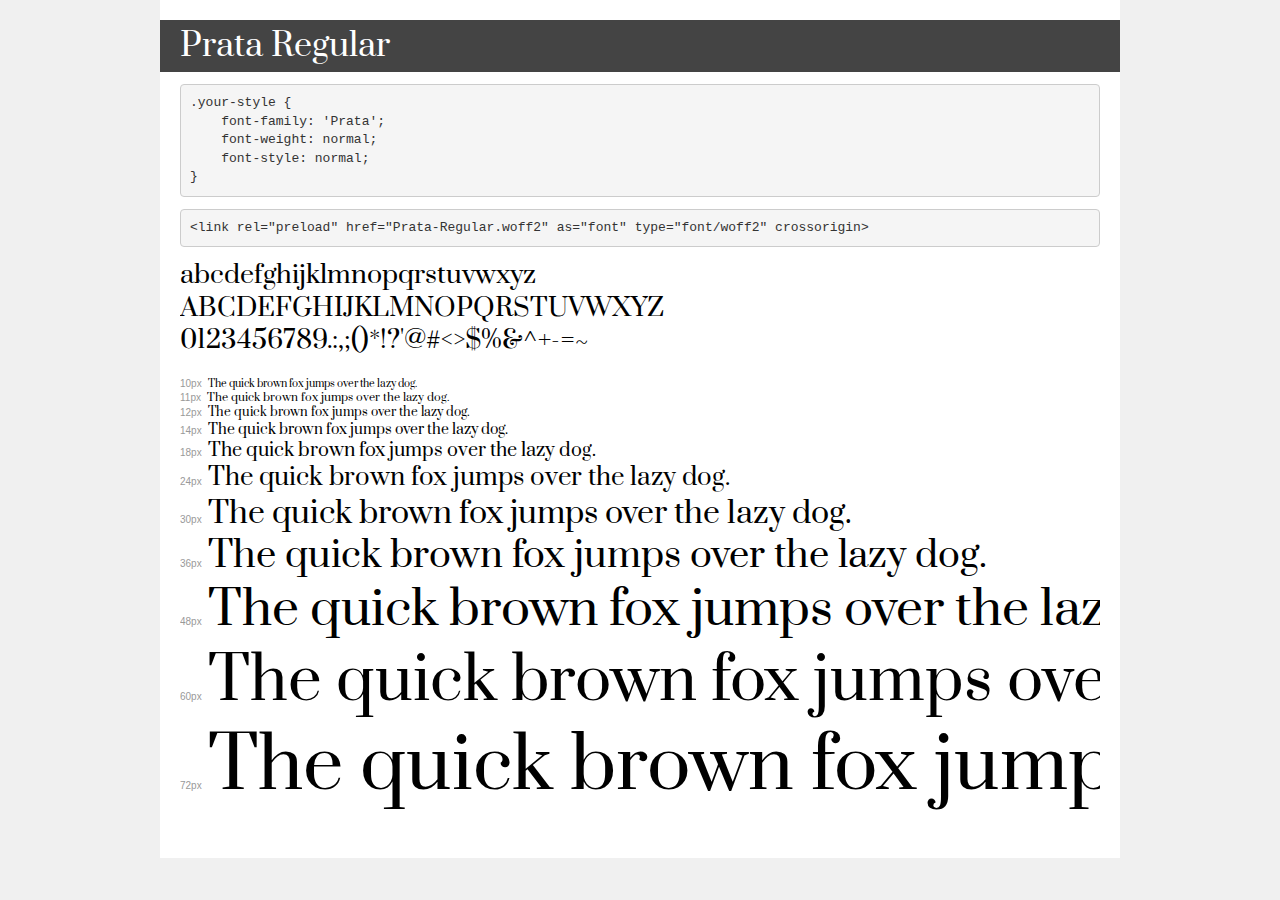
<file: fonts/Prata/demo.html>
<!DOCTYPE html>
<html lang="en">
<head>
    <meta charset="utf-8">
    <meta http-equiv="X-UA-Compatible" content="IE=edge">
    <meta name="viewport" content="width=device-width, initial-scale=1">
    <meta name="robots" content="noindex, noarchive">
    <meta name="format-detection" content="telephone=no">
    <title>Transfonter demo</title>
    <link href="stylesheet.css" rel="stylesheet">
    <style>
        /*
        http://meyerweb.com/eric/tools/css/reset/
        v2.0 | 20110126
        License: none (public domain)
        */
        html, body, div, span, applet, object, iframe,
        h1, h2, h3, h4, h5, h6, p, blockquote, pre,
        a, abbr, acronym, address, big, cite, code,
        del, dfn, em, img, ins, kbd, q, s, samp,
        small, strike, strong, sub, sup, tt, var,
        b, u, i, center,
        dl, dt, dd, ol, ul, li,
        fieldset, form, label, legend,
        table, caption, tbody, tfoot, thead, tr, th, td,
        article, aside, canvas, details, embed,
        figure, figcaption, footer, header, hgroup,
        menu, nav, output, ruby, section, summary,
        time, mark, audio, video {
            margin: 0;
            padding: 0;
            border: 0;
            font-size: 100%;
            font: inherit;
            vertical-align: baseline;
        }
        /* HTML5 display-role reset for older browsers */
        article, aside, details, figcaption, figure,
        footer, header, hgroup, menu, nav, section {
            display: block;
        }
        body {
            line-height: 1;
        }
        ol, ul {
            list-style: none;
        }
        blockquote, q {
            quotes: none;
        }
        blockquote:before, blockquote:after,
        q:before, q:after {
            content: '';
            content: none;
        }
        table {
            border-collapse: collapse;
            border-spacing: 0;
        }
        /* demo styles */
        body {
            background: #f0f0f0;
            color: #000;
        }
        .page {
            background: #fff;
            width: 920px;
            margin: 0 auto;
            padding: 20px 20px 0 20px;
            overflow: hidden;
        }
        .font-container {
            overflow-x: auto;
            overflow-y: hidden;
            margin-bottom: 40px;
            line-height: 1.3;
            white-space: nowrap;
            padding-bottom: 5px;
        }
        h1 {
            position: relative;
            background: #444;
            font-size: 32px;
            color: #fff;
            padding: 10px 20px;
            margin: 0 -20px 12px -20px;
        }
        .letters {
            font-size: 25px;
            margin-bottom: 20px;
        }
        .s10:before {
            content: '10px';
        }
        .s11:before {
            content: '11px';
        }
        .s12:before {
            content: '12px';
        }
        .s14:before {
            content: '14px';
        }
        .s18:before {
            content: '18px';
        }
        .s24:before {
            content: '24px';
        }
        .s30:before {
            content: '30px';
        }
        .s36:before {
            content: '36px';
        }
        .s48:before {
            content: '48px';
        }
        .s60:before {
            content: '60px';
        }
        .s72:before {
            content: '72px';
        }
        .s10:before, .s11:before, .s12:before, .s14:before,
        .s18:before, .s24:before, .s30:before, .s36:before,
        .s48:before, .s60:before, .s72:before {
            font-family: Arial, sans-serif;
            font-size: 10px;
            font-weight: normal;
            font-style: normal;
            color: #999;
            padding-right: 6px;
        }
        pre {
            display: block;
            padding: 9px;
            margin: 0 0 12px;
            font-family: Monaco, Menlo, Consolas, "Courier New", monospace;
            font-size: 13px;
            line-height: 1.428571429;
            color: #333;
            font-weight: normal;
            font-style: normal;
            background-color: #f5f5f5;
            border: 1px solid #ccc;
            overflow-x: auto;
            border-radius: 4px;
        }
        /* responsive */
        @media (max-width: 959px) {
            .page {
                width: auto;
                margin: 0;
            }
        }
    </style>
</head>
<body>
<div class="page">
    <div class="demo">
        <h1 style="font-family: 'Prata'; font-weight: normal; font-style: normal;">Prata Regular</h1>
        <pre title="Usage">.your-style {
    font-family: 'Prata';
    font-weight: normal;
    font-style: normal;
}</pre>
        <pre title="Preload (optional)">
&lt;link rel=&quot;preload&quot; href=&quot;Prata-Regular.woff2&quot; as=&quot;font&quot; type=&quot;font/woff2&quot; crossorigin&gt;</pre>
        <div class="font-container" style="font-family: 'Prata'; font-weight: normal; font-style: normal;">
            <p class="letters">
                abcdefghijklmnopqrstuvwxyz<br>
ABCDEFGHIJKLMNOPQRSTUVWXYZ<br>
                0123456789.:,;()*!?'@#&lt;&gt;$%&^+-=~
            </p>
            <p class="s10" style="font-size: 10px;">The quick brown fox jumps over the lazy dog.</p>
            <p class="s11" style="font-size: 11px;">The quick brown fox jumps over the lazy dog.</p>
            <p class="s12" style="font-size: 12px;">The quick brown fox jumps over the lazy dog.</p>
            <p class="s14" style="font-size: 14px;">The quick brown fox jumps over the lazy dog.</p>
            <p class="s18" style="font-size: 18px;">The quick brown fox jumps over the lazy dog.</p>
            <p class="s24" style="font-size: 24px;">The quick brown fox jumps over the lazy dog.</p>
            <p class="s30" style="font-size: 30px;">The quick brown fox jumps over the lazy dog.</p>
            <p class="s36" style="font-size: 36px;">The quick brown fox jumps over the lazy dog.</p>
            <p class="s48" style="font-size: 48px;">The quick brown fox jumps over the lazy dog.</p>
            <p class="s60" style="font-size: 60px;">The quick brown fox jumps over the lazy dog.</p>
            <p class="s72" style="font-size: 72px;">The quick brown fox jumps over the lazy dog.</p>
        </div>
    </div>

</div>
</body>
</html>
</file>
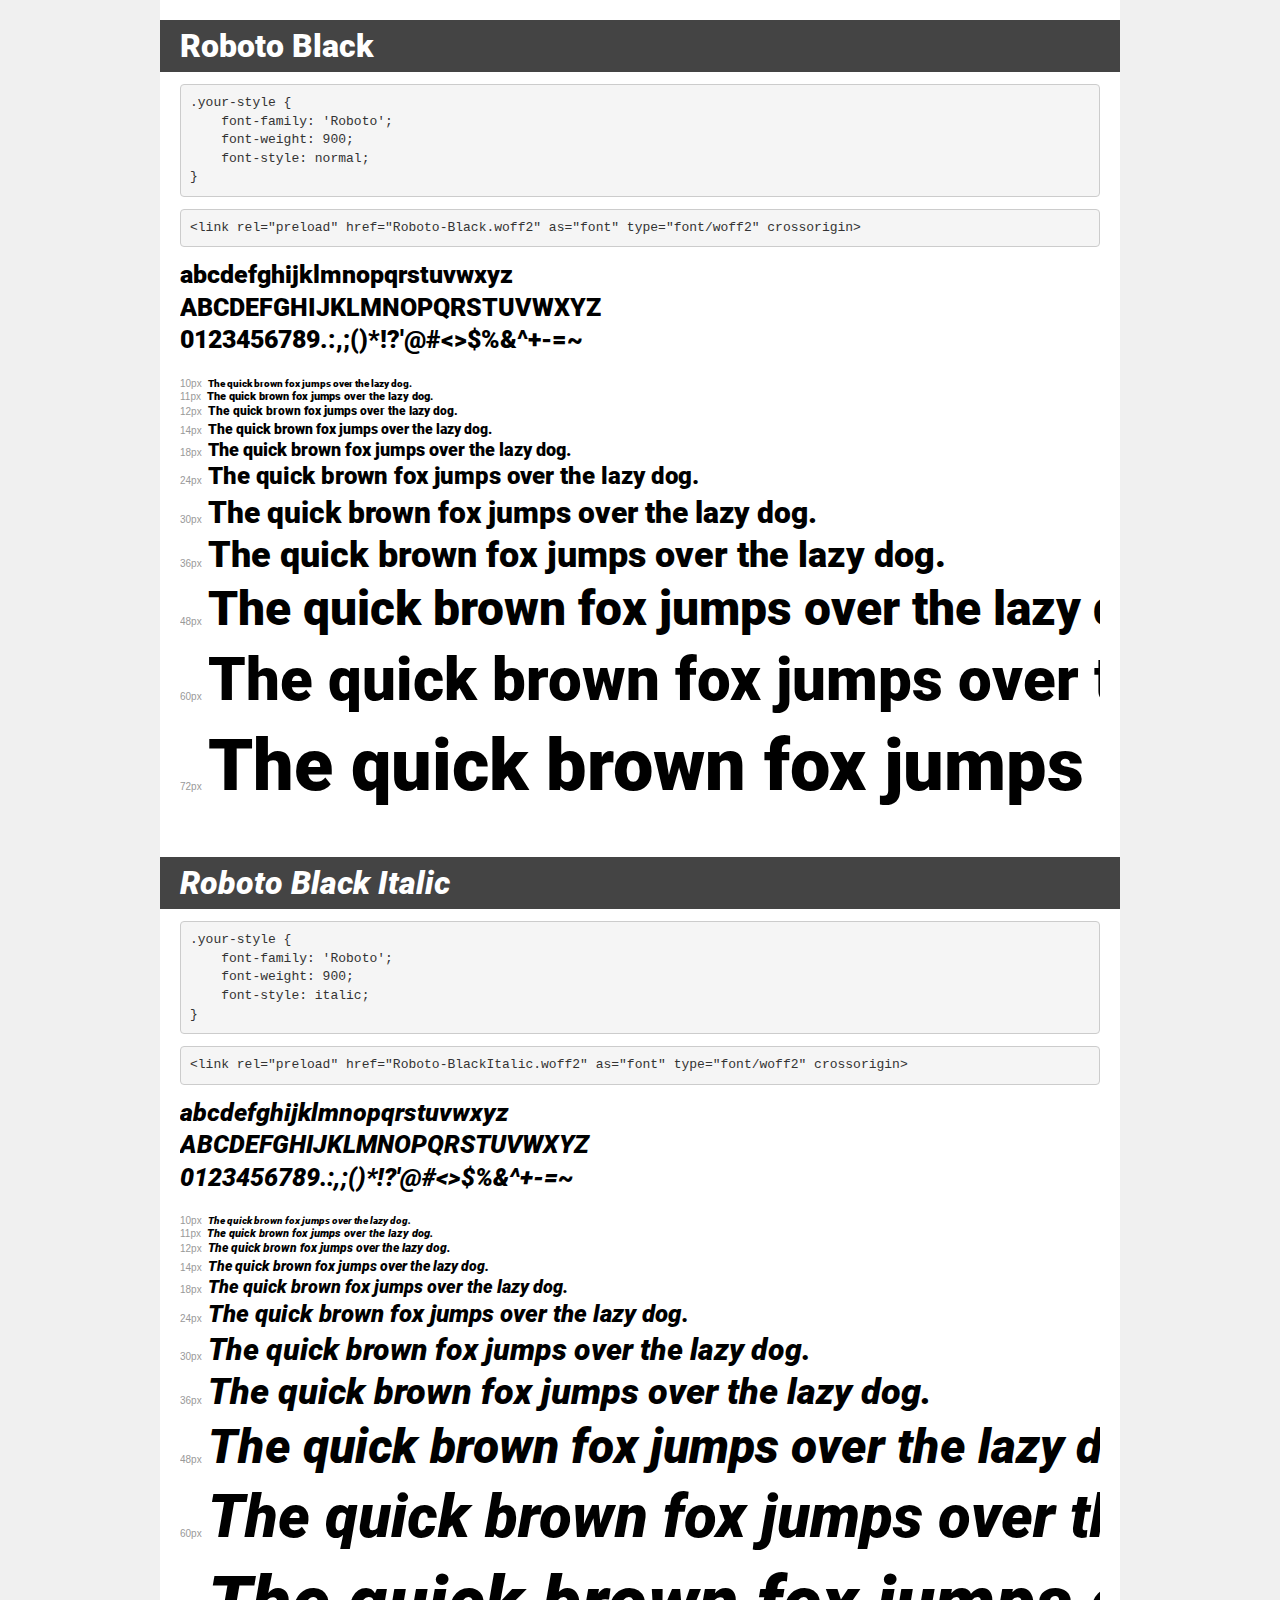
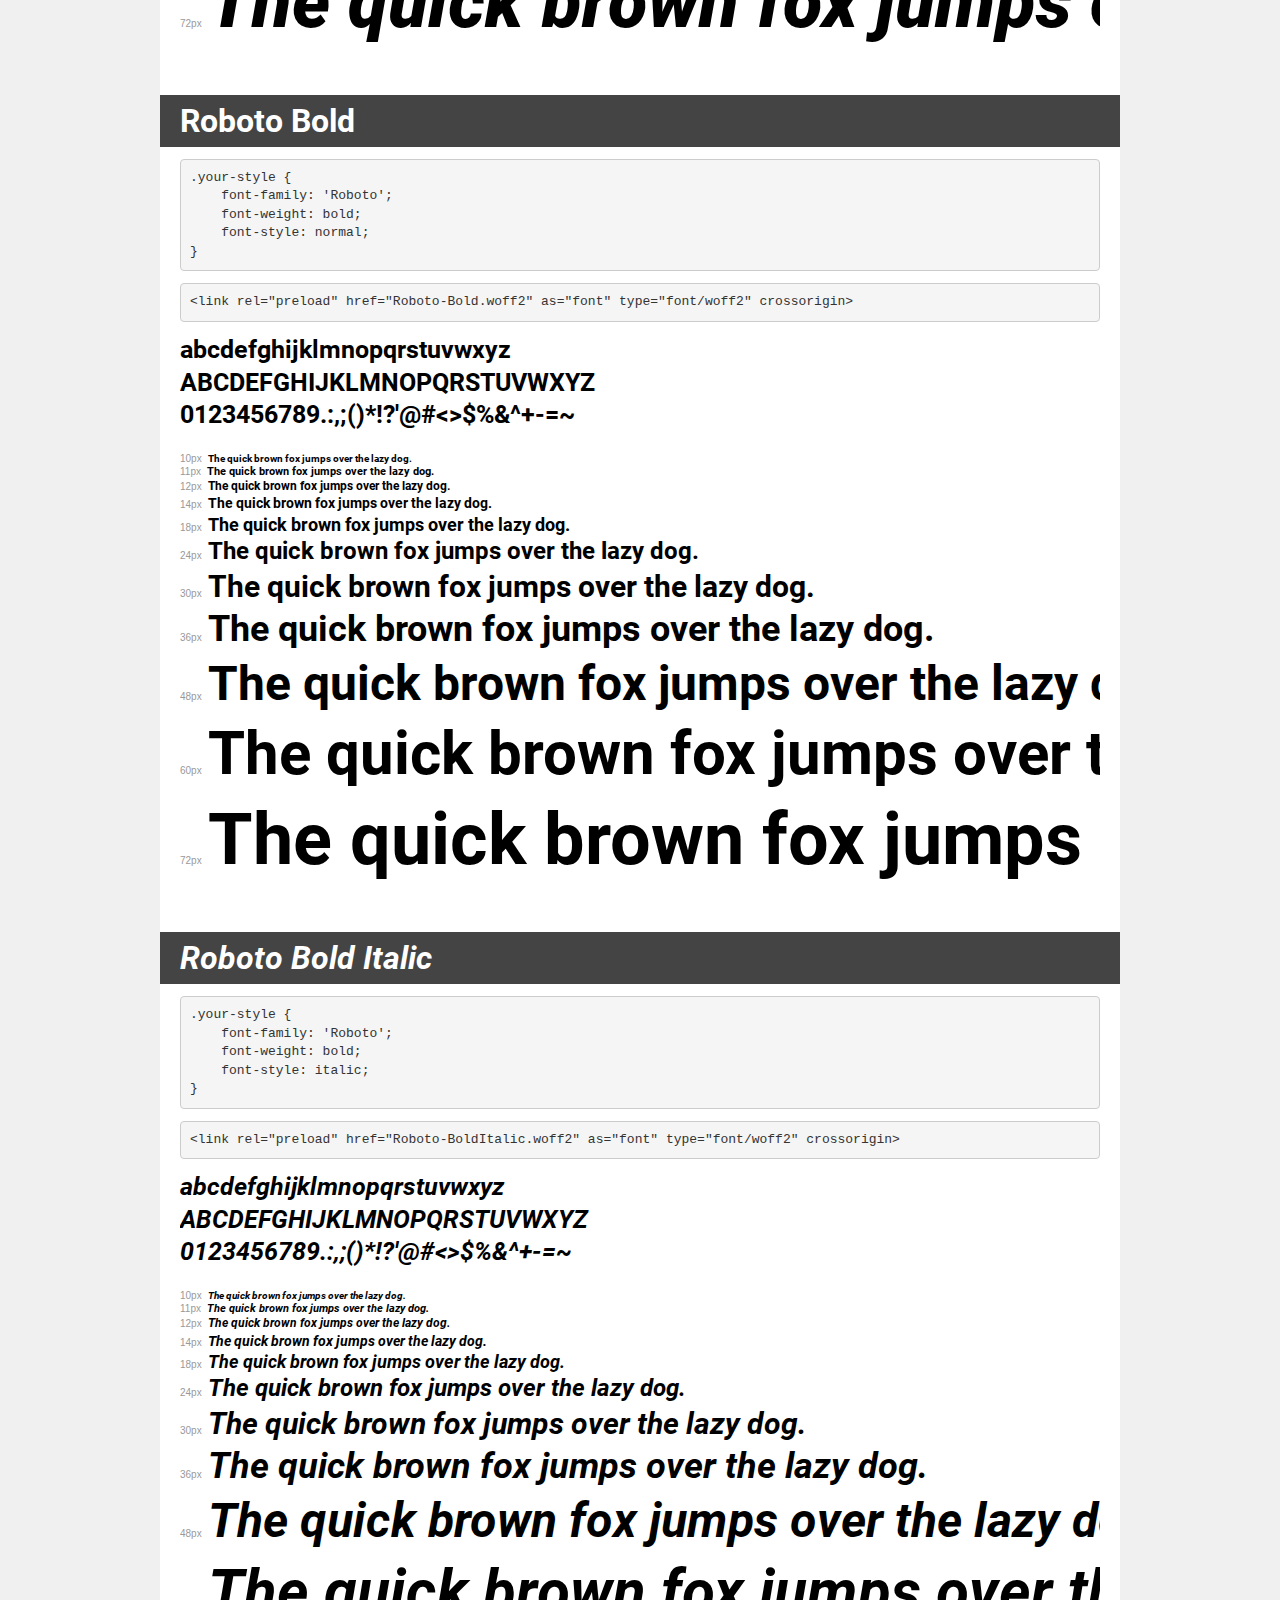
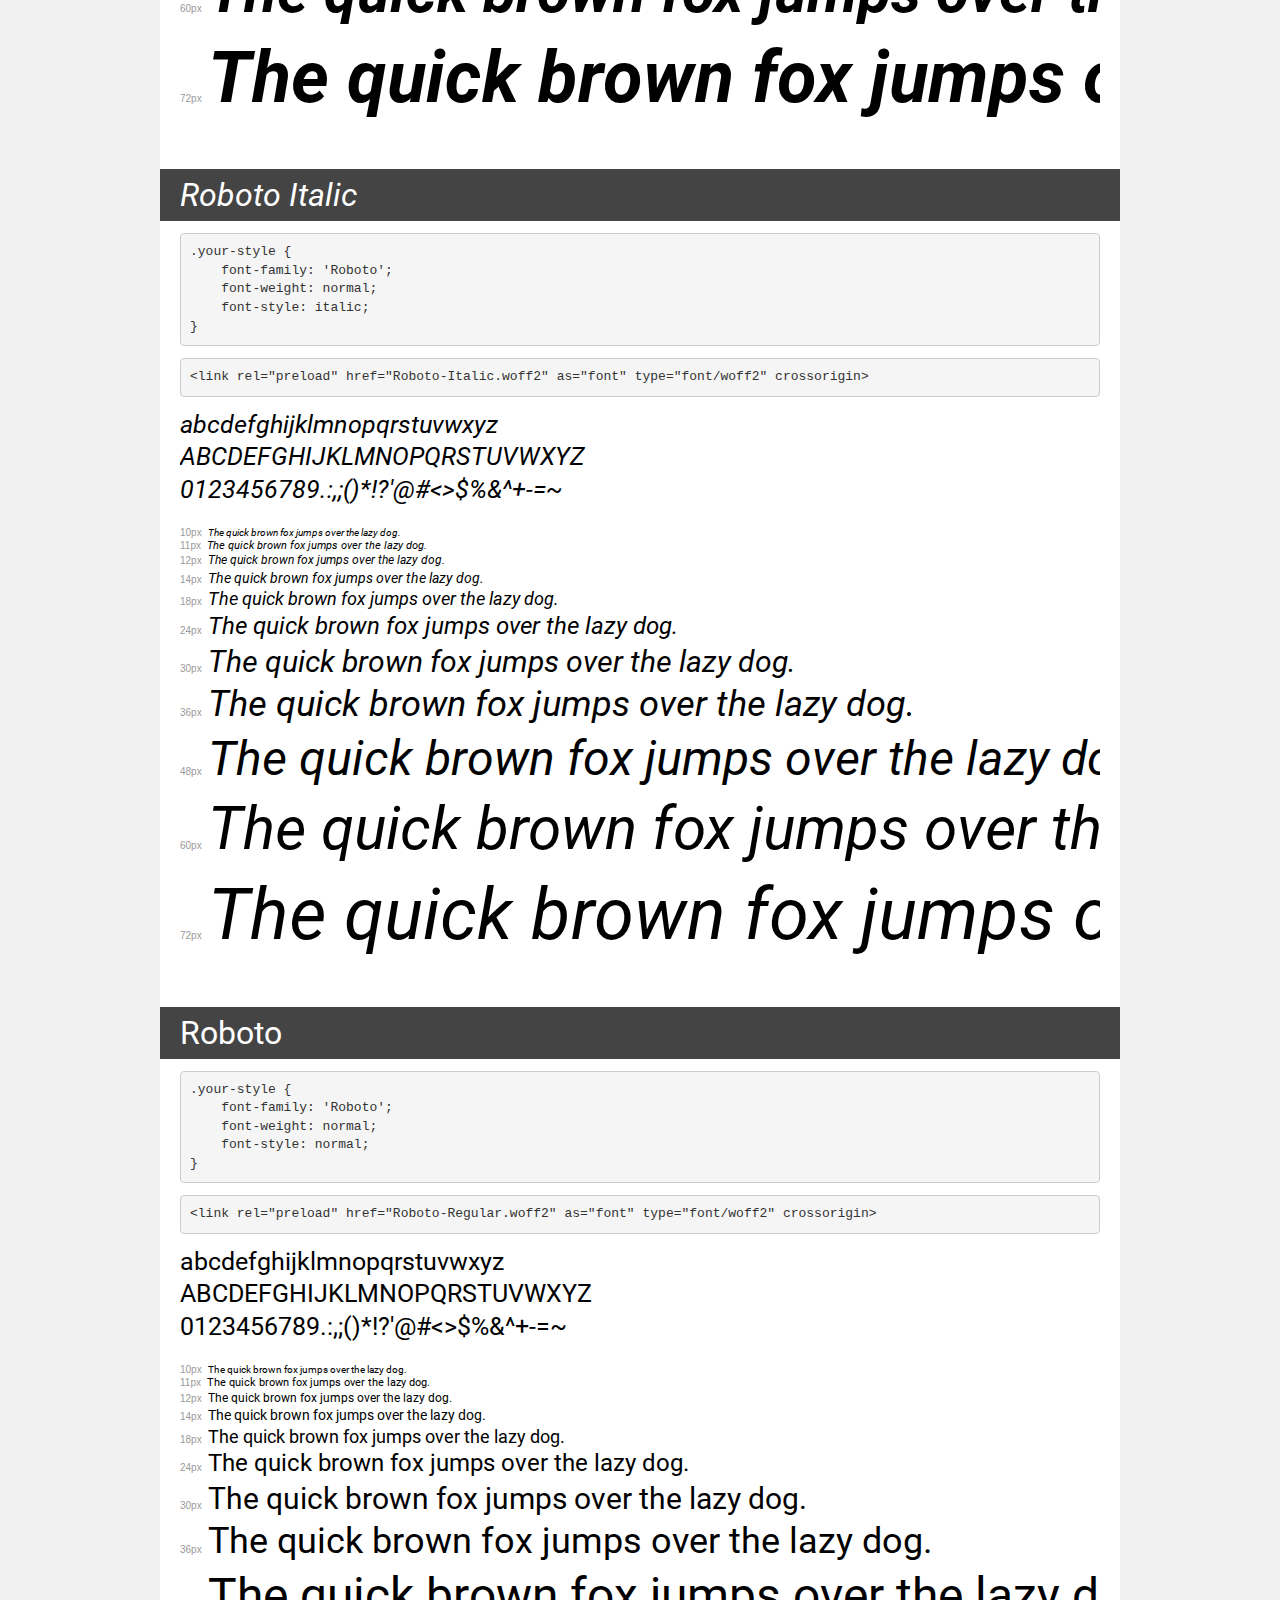
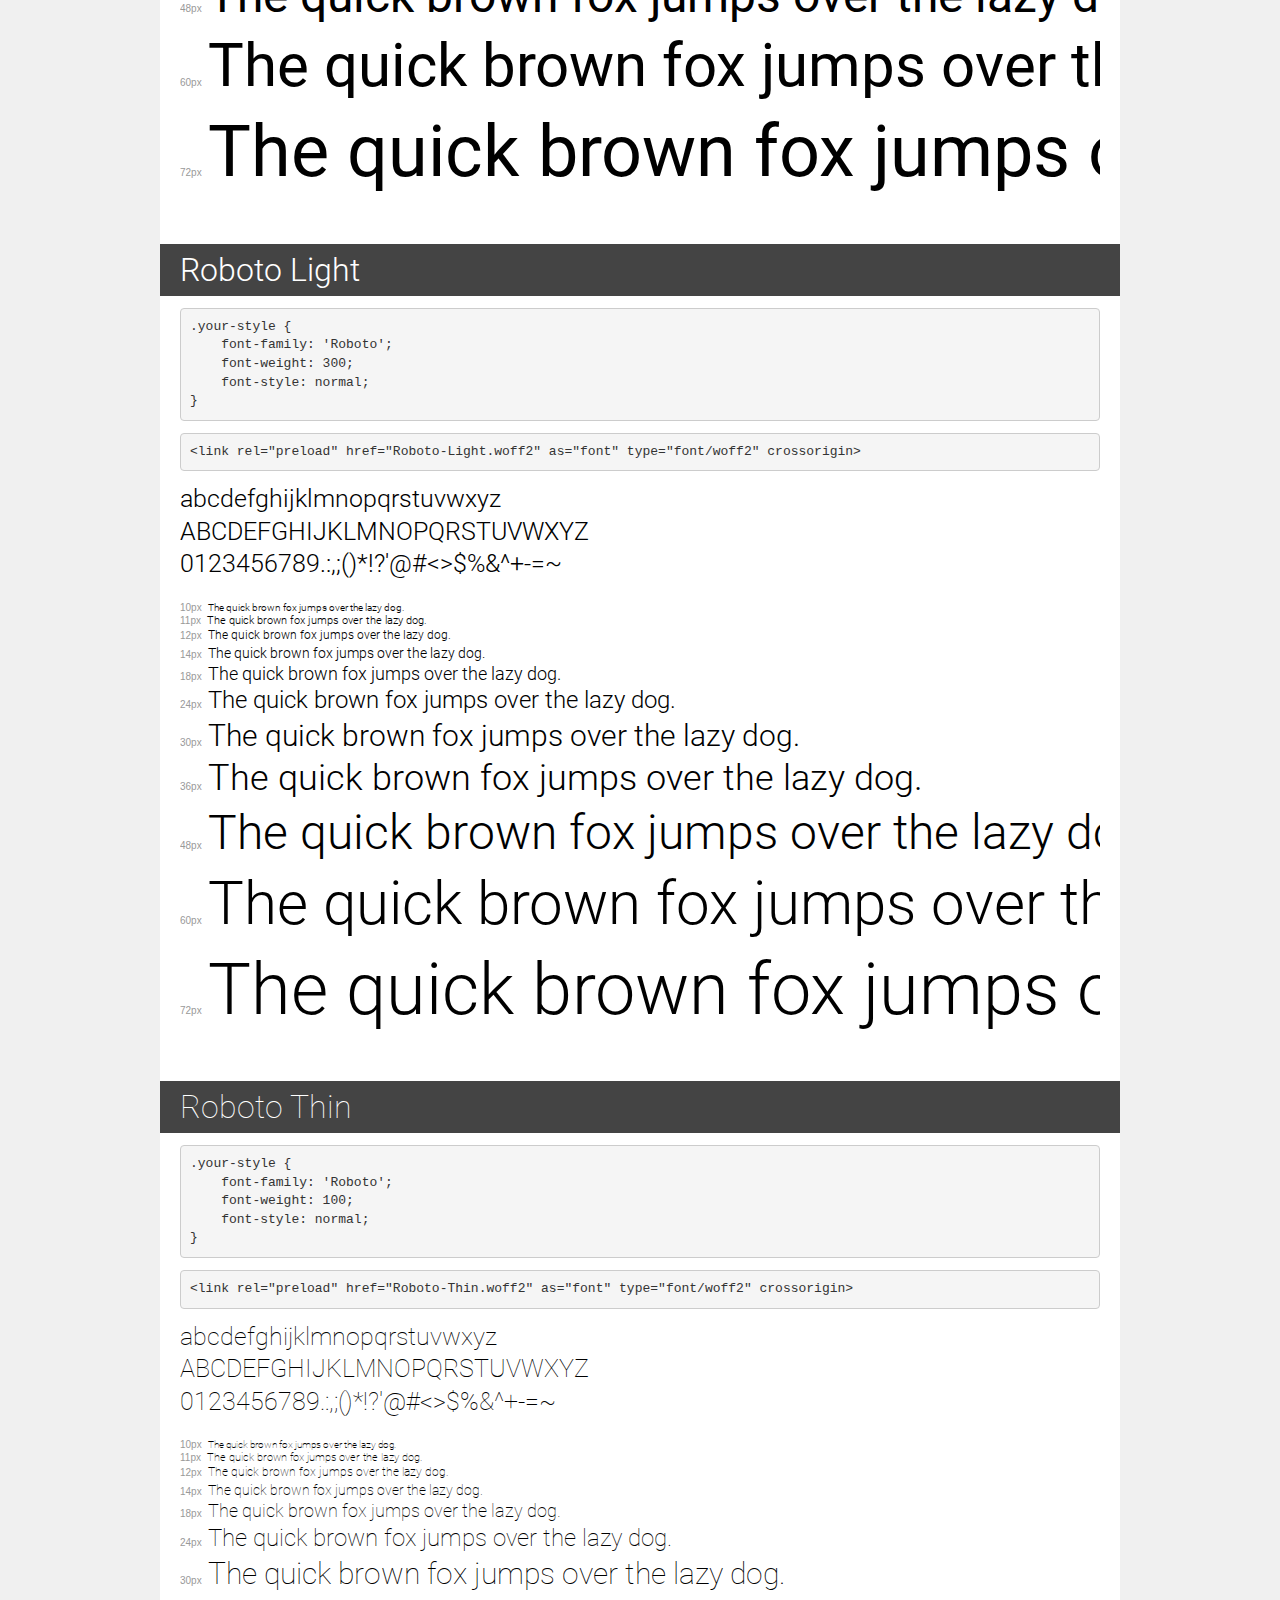
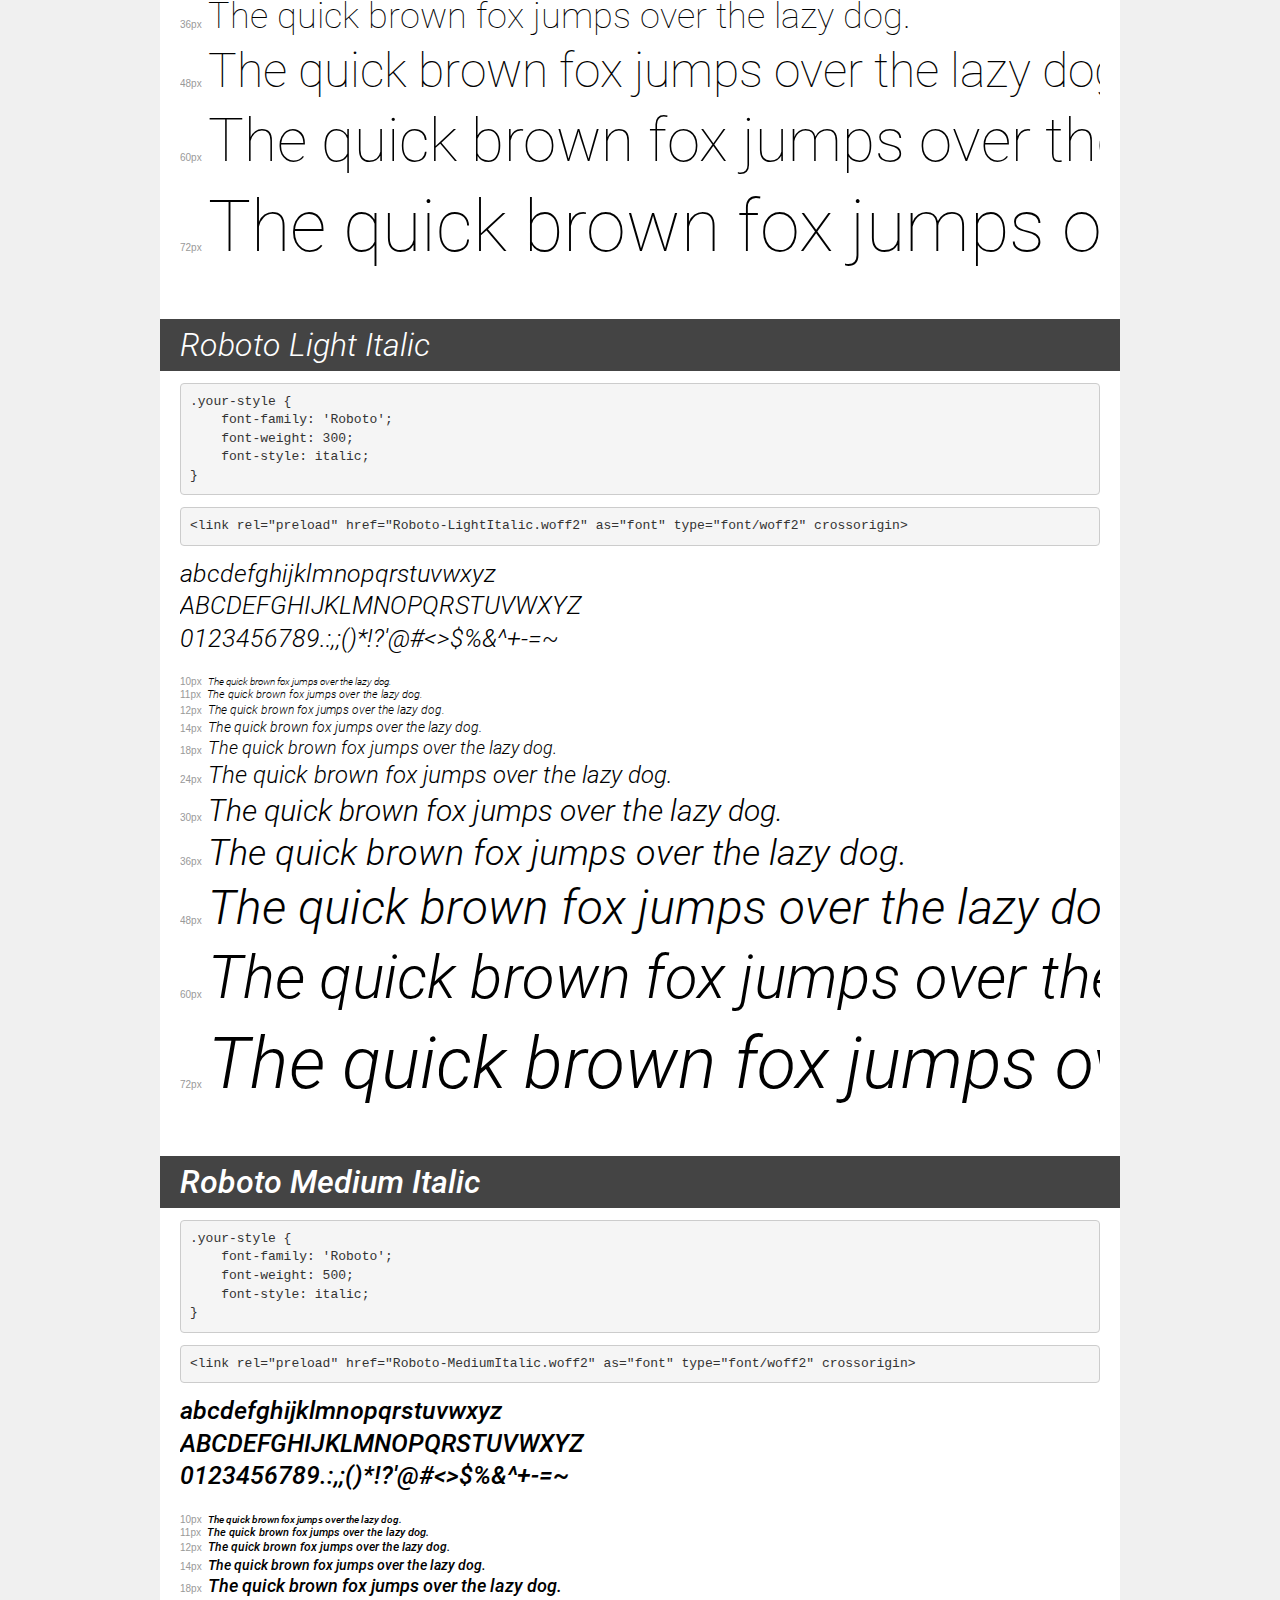
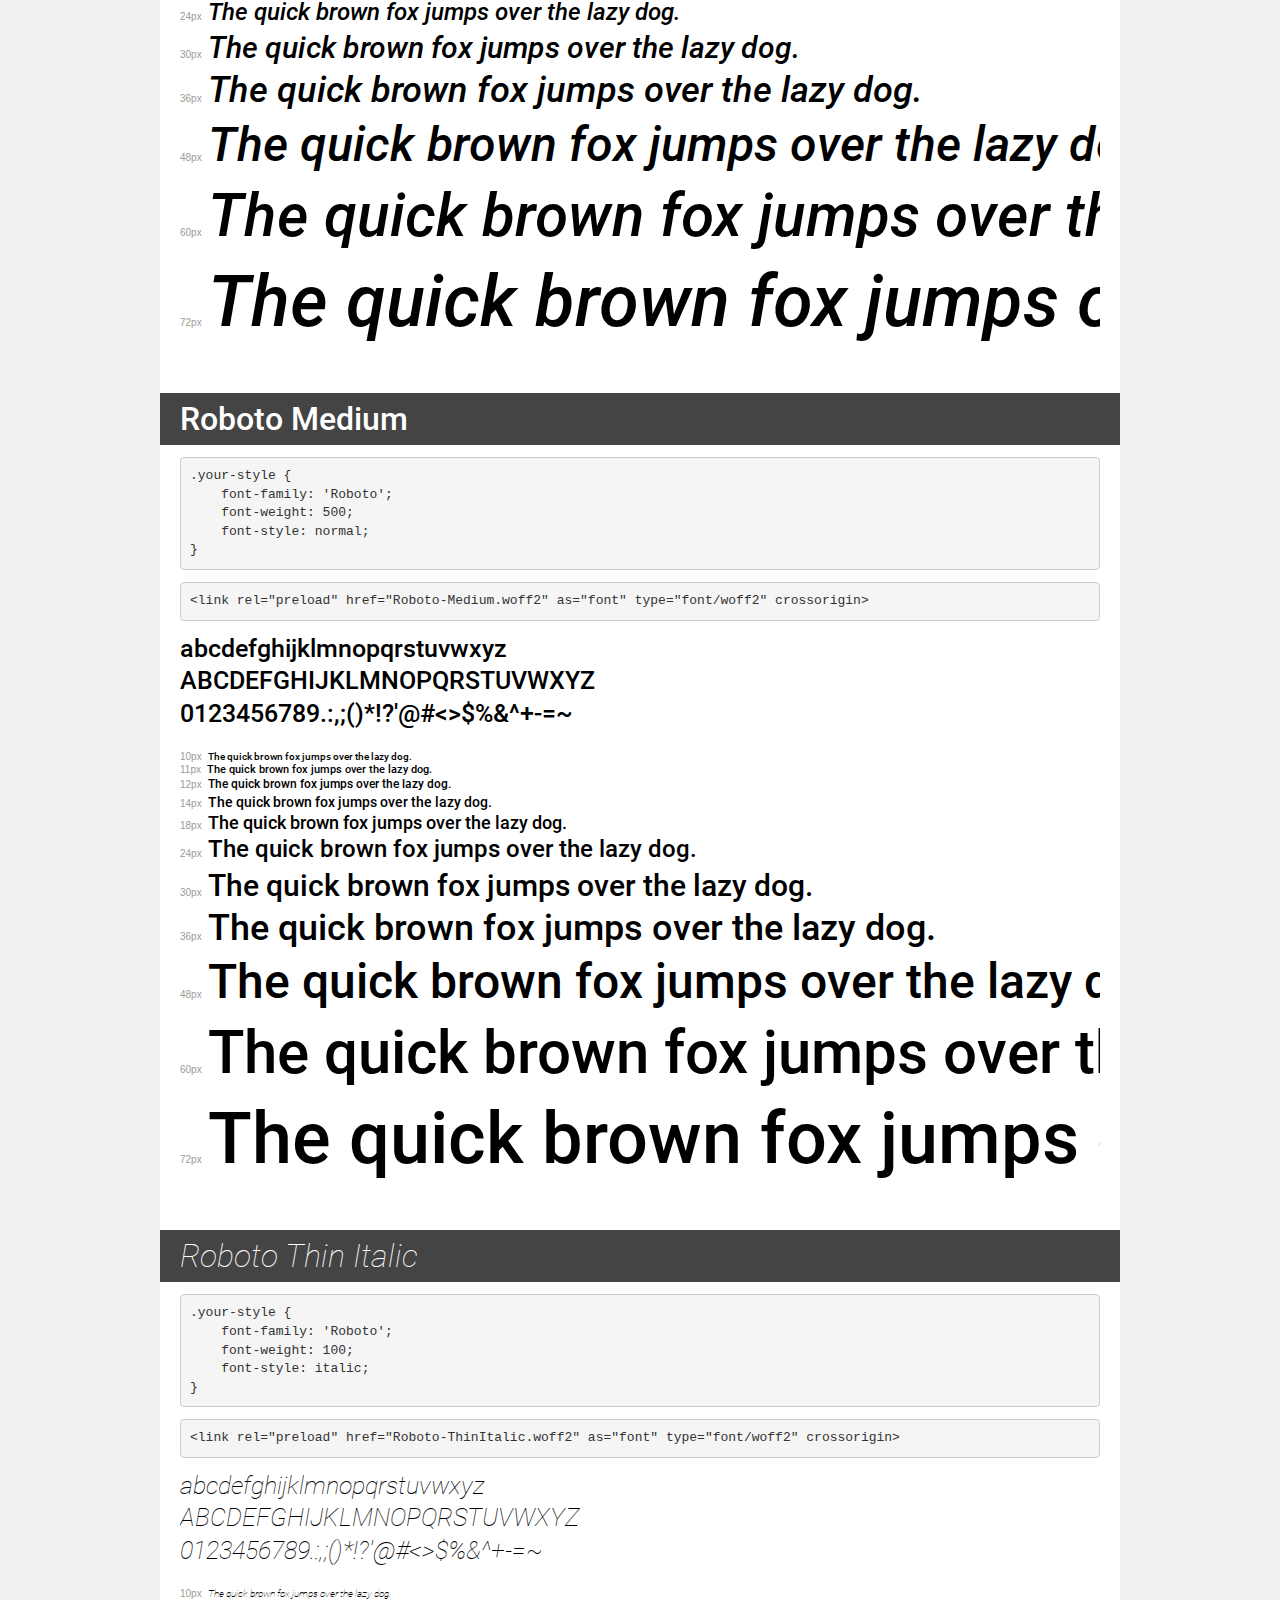
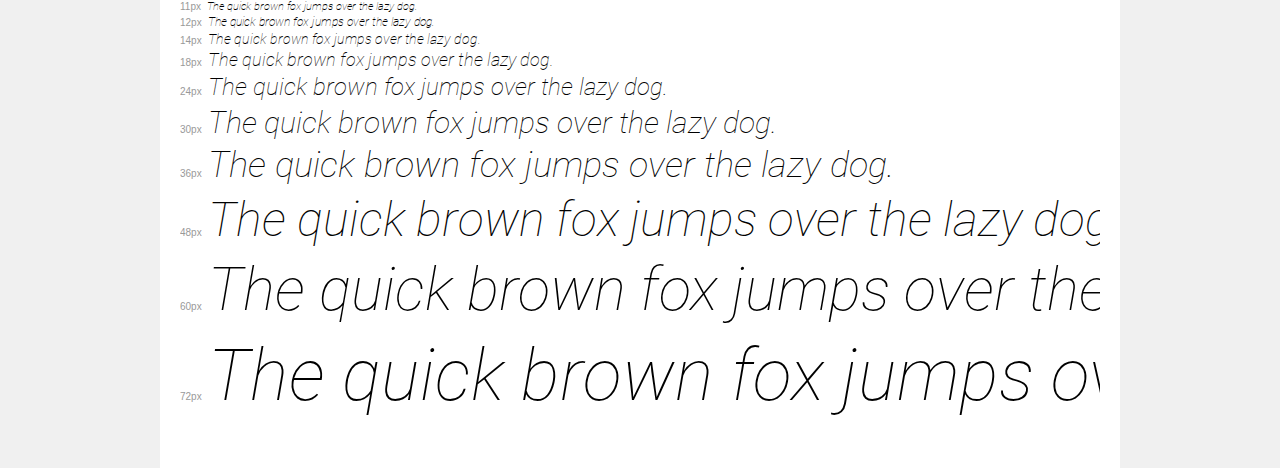
<file: fonts/Roboto/demo.html>
<!DOCTYPE html>
<html lang="en">
<head>
    <meta charset="utf-8">
    <meta http-equiv="X-UA-Compatible" content="IE=edge">
    <meta name="viewport" content="width=device-width, initial-scale=1">
    <meta name="robots" content="noindex, noarchive">
    <meta name="format-detection" content="telephone=no">
    <title>Transfonter demo</title>
    <link href="stylesheet.css" rel="stylesheet">
    <style>
        /*
        http://meyerweb.com/eric/tools/css/reset/
        v2.0 | 20110126
        License: none (public domain)
        */
        html, body, div, span, applet, object, iframe,
        h1, h2, h3, h4, h5, h6, p, blockquote, pre,
        a, abbr, acronym, address, big, cite, code,
        del, dfn, em, img, ins, kbd, q, s, samp,
        small, strike, strong, sub, sup, tt, var,
        b, u, i, center,
        dl, dt, dd, ol, ul, li,
        fieldset, form, label, legend,
        table, caption, tbody, tfoot, thead, tr, th, td,
        article, aside, canvas, details, embed,
        figure, figcaption, footer, header, hgroup,
        menu, nav, output, ruby, section, summary,
        time, mark, audio, video {
            margin: 0;
            padding: 0;
            border: 0;
            font-size: 100%;
            font: inherit;
            vertical-align: baseline;
        }
        /* HTML5 display-role reset for older browsers */
        article, aside, details, figcaption, figure,
        footer, header, hgroup, menu, nav, section {
            display: block;
        }
        body {
            line-height: 1;
        }
        ol, ul {
            list-style: none;
        }
        blockquote, q {
            quotes: none;
        }
        blockquote:before, blockquote:after,
        q:before, q:after {
            content: '';
            content: none;
        }
        table {
            border-collapse: collapse;
            border-spacing: 0;
        }
        /* demo styles */
        body {
            background: #f0f0f0;
            color: #000;
        }
        .page {
            background: #fff;
            width: 920px;
            margin: 0 auto;
            padding: 20px 20px 0 20px;
            overflow: hidden;
        }
        .font-container {
            overflow-x: auto;
            overflow-y: hidden;
            margin-bottom: 40px;
            line-height: 1.3;
            white-space: nowrap;
            padding-bottom: 5px;
        }
        h1 {
            position: relative;
            background: #444;
            font-size: 32px;
            color: #fff;
            padding: 10px 20px;
            margin: 0 -20px 12px -20px;
        }
        .letters {
            font-size: 25px;
            margin-bottom: 20px;
        }
        .s10:before {
            content: '10px';
        }
        .s11:before {
            content: '11px';
        }
        .s12:before {
            content: '12px';
        }
        .s14:before {
            content: '14px';
        }
        .s18:before {
            content: '18px';
        }
        .s24:before {
            content: '24px';
        }
        .s30:before {
            content: '30px';
        }
        .s36:before {
            content: '36px';
        }
        .s48:before {
            content: '48px';
        }
        .s60:before {
            content: '60px';
        }
        .s72:before {
            content: '72px';
        }
        .s10:before, .s11:before, .s12:before, .s14:before,
        .s18:before, .s24:before, .s30:before, .s36:before,
        .s48:before, .s60:before, .s72:before {
            font-family: Arial, sans-serif;
            font-size: 10px;
            font-weight: normal;
            font-style: normal;
            color: #999;
            padding-right: 6px;
        }
        pre {
            display: block;
            padding: 9px;
            margin: 0 0 12px;
            font-family: Monaco, Menlo, Consolas, "Courier New", monospace;
            font-size: 13px;
            line-height: 1.428571429;
            color: #333;
            font-weight: normal;
            font-style: normal;
            background-color: #f5f5f5;
            border: 1px solid #ccc;
            overflow-x: auto;
            border-radius: 4px;
        }
        /* responsive */
        @media (max-width: 959px) {
            .page {
                width: auto;
                margin: 0;
            }
        }
    </style>
</head>
<body>
<div class="page">
    <div class="demo">
        <h1 style="font-family: 'Roboto'; font-weight: 900; font-style: normal;">Roboto Black</h1>
        <pre title="Usage">.your-style {
    font-family: 'Roboto';
    font-weight: 900;
    font-style: normal;
}</pre>
        <pre title="Preload (optional)">
&lt;link rel=&quot;preload&quot; href=&quot;Roboto-Black.woff2&quot; as=&quot;font&quot; type=&quot;font/woff2&quot; crossorigin&gt;</pre>
        <div class="font-container" style="font-family: 'Roboto'; font-weight: 900; font-style: normal;">
            <p class="letters">
                abcdefghijklmnopqrstuvwxyz<br>
ABCDEFGHIJKLMNOPQRSTUVWXYZ<br>
                0123456789.:,;()*!?'@#&lt;&gt;$%&^+-=~
            </p>
            <p class="s10" style="font-size: 10px;">The quick brown fox jumps over the lazy dog.</p>
            <p class="s11" style="font-size: 11px;">The quick brown fox jumps over the lazy dog.</p>
            <p class="s12" style="font-size: 12px;">The quick brown fox jumps over the lazy dog.</p>
            <p class="s14" style="font-size: 14px;">The quick brown fox jumps over the lazy dog.</p>
            <p class="s18" style="font-size: 18px;">The quick brown fox jumps over the lazy dog.</p>
            <p class="s24" style="font-size: 24px;">The quick brown fox jumps over the lazy dog.</p>
            <p class="s30" style="font-size: 30px;">The quick brown fox jumps over the lazy dog.</p>
            <p class="s36" style="font-size: 36px;">The quick brown fox jumps over the lazy dog.</p>
            <p class="s48" style="font-size: 48px;">The quick brown fox jumps over the lazy dog.</p>
            <p class="s60" style="font-size: 60px;">The quick brown fox jumps over the lazy dog.</p>
            <p class="s72" style="font-size: 72px;">The quick brown fox jumps over the lazy dog.</p>
        </div>
    </div>

    <div class="demo">
        <h1 style="font-family: 'Roboto'; font-weight: 900; font-style: italic;">Roboto Black Italic</h1>
        <pre title="Usage">.your-style {
    font-family: 'Roboto';
    font-weight: 900;
    font-style: italic;
}</pre>
        <pre title="Preload (optional)">
&lt;link rel=&quot;preload&quot; href=&quot;Roboto-BlackItalic.woff2&quot; as=&quot;font&quot; type=&quot;font/woff2&quot; crossorigin&gt;</pre>
        <div class="font-container" style="font-family: 'Roboto'; font-weight: 900; font-style: italic;">
            <p class="letters">
                abcdefghijklmnopqrstuvwxyz<br>
ABCDEFGHIJKLMNOPQRSTUVWXYZ<br>
                0123456789.:,;()*!?'@#&lt;&gt;$%&^+-=~
            </p>
            <p class="s10" style="font-size: 10px;">The quick brown fox jumps over the lazy dog.</p>
            <p class="s11" style="font-size: 11px;">The quick brown fox jumps over the lazy dog.</p>
            <p class="s12" style="font-size: 12px;">The quick brown fox jumps over the lazy dog.</p>
            <p class="s14" style="font-size: 14px;">The quick brown fox jumps over the lazy dog.</p>
            <p class="s18" style="font-size: 18px;">The quick brown fox jumps over the lazy dog.</p>
            <p class="s24" style="font-size: 24px;">The quick brown fox jumps over the lazy dog.</p>
            <p class="s30" style="font-size: 30px;">The quick brown fox jumps over the lazy dog.</p>
            <p class="s36" style="font-size: 36px;">The quick brown fox jumps over the lazy dog.</p>
            <p class="s48" style="font-size: 48px;">The quick brown fox jumps over the lazy dog.</p>
            <p class="s60" style="font-size: 60px;">The quick brown fox jumps over the lazy dog.</p>
            <p class="s72" style="font-size: 72px;">The quick brown fox jumps over the lazy dog.</p>
        </div>
    </div>

    <div class="demo">
        <h1 style="font-family: 'Roboto'; font-weight: bold; font-style: normal;">Roboto Bold</h1>
        <pre title="Usage">.your-style {
    font-family: 'Roboto';
    font-weight: bold;
    font-style: normal;
}</pre>
        <pre title="Preload (optional)">
&lt;link rel=&quot;preload&quot; href=&quot;Roboto-Bold.woff2&quot; as=&quot;font&quot; type=&quot;font/woff2&quot; crossorigin&gt;</pre>
        <div class="font-container" style="font-family: 'Roboto'; font-weight: bold; font-style: normal;">
            <p class="letters">
                abcdefghijklmnopqrstuvwxyz<br>
ABCDEFGHIJKLMNOPQRSTUVWXYZ<br>
                0123456789.:,;()*!?'@#&lt;&gt;$%&^+-=~
            </p>
            <p class="s10" style="font-size: 10px;">The quick brown fox jumps over the lazy dog.</p>
            <p class="s11" style="font-size: 11px;">The quick brown fox jumps over the lazy dog.</p>
            <p class="s12" style="font-size: 12px;">The quick brown fox jumps over the lazy dog.</p>
            <p class="s14" style="font-size: 14px;">The quick brown fox jumps over the lazy dog.</p>
            <p class="s18" style="font-size: 18px;">The quick brown fox jumps over the lazy dog.</p>
            <p class="s24" style="font-size: 24px;">The quick brown fox jumps over the lazy dog.</p>
            <p class="s30" style="font-size: 30px;">The quick brown fox jumps over the lazy dog.</p>
            <p class="s36" style="font-size: 36px;">The quick brown fox jumps over the lazy dog.</p>
            <p class="s48" style="font-size: 48px;">The quick brown fox jumps over the lazy dog.</p>
            <p class="s60" style="font-size: 60px;">The quick brown fox jumps over the lazy dog.</p>
            <p class="s72" style="font-size: 72px;">The quick brown fox jumps over the lazy dog.</p>
        </div>
    </div>

    <div class="demo">
        <h1 style="font-family: 'Roboto'; font-weight: bold; font-style: italic;">Roboto Bold Italic</h1>
        <pre title="Usage">.your-style {
    font-family: 'Roboto';
    font-weight: bold;
    font-style: italic;
}</pre>
        <pre title="Preload (optional)">
&lt;link rel=&quot;preload&quot; href=&quot;Roboto-BoldItalic.woff2&quot; as=&quot;font&quot; type=&quot;font/woff2&quot; crossorigin&gt;</pre>
        <div class="font-container" style="font-family: 'Roboto'; font-weight: bold; font-style: italic;">
            <p class="letters">
                abcdefghijklmnopqrstuvwxyz<br>
ABCDEFGHIJKLMNOPQRSTUVWXYZ<br>
                0123456789.:,;()*!?'@#&lt;&gt;$%&^+-=~
            </p>
            <p class="s10" style="font-size: 10px;">The quick brown fox jumps over the lazy dog.</p>
            <p class="s11" style="font-size: 11px;">The quick brown fox jumps over the lazy dog.</p>
            <p class="s12" style="font-size: 12px;">The quick brown fox jumps over the lazy dog.</p>
            <p class="s14" style="font-size: 14px;">The quick brown fox jumps over the lazy dog.</p>
            <p class="s18" style="font-size: 18px;">The quick brown fox jumps over the lazy dog.</p>
            <p class="s24" style="font-size: 24px;">The quick brown fox jumps over the lazy dog.</p>
            <p class="s30" style="font-size: 30px;">The quick brown fox jumps over the lazy dog.</p>
            <p class="s36" style="font-size: 36px;">The quick brown fox jumps over the lazy dog.</p>
            <p class="s48" style="font-size: 48px;">The quick brown fox jumps over the lazy dog.</p>
            <p class="s60" style="font-size: 60px;">The quick brown fox jumps over the lazy dog.</p>
            <p class="s72" style="font-size: 72px;">The quick brown fox jumps over the lazy dog.</p>
        </div>
    </div>

    <div class="demo">
        <h1 style="font-family: 'Roboto'; font-weight: normal; font-style: italic;">Roboto Italic</h1>
        <pre title="Usage">.your-style {
    font-family: 'Roboto';
    font-weight: normal;
    font-style: italic;
}</pre>
        <pre title="Preload (optional)">
&lt;link rel=&quot;preload&quot; href=&quot;Roboto-Italic.woff2&quot; as=&quot;font&quot; type=&quot;font/woff2&quot; crossorigin&gt;</pre>
        <div class="font-container" style="font-family: 'Roboto'; font-weight: normal; font-style: italic;">
            <p class="letters">
                abcdefghijklmnopqrstuvwxyz<br>
ABCDEFGHIJKLMNOPQRSTUVWXYZ<br>
                0123456789.:,;()*!?'@#&lt;&gt;$%&^+-=~
            </p>
            <p class="s10" style="font-size: 10px;">The quick brown fox jumps over the lazy dog.</p>
            <p class="s11" style="font-size: 11px;">The quick brown fox jumps over the lazy dog.</p>
            <p class="s12" style="font-size: 12px;">The quick brown fox jumps over the lazy dog.</p>
            <p class="s14" style="font-size: 14px;">The quick brown fox jumps over the lazy dog.</p>
            <p class="s18" style="font-size: 18px;">The quick brown fox jumps over the lazy dog.</p>
            <p class="s24" style="font-size: 24px;">The quick brown fox jumps over the lazy dog.</p>
            <p class="s30" style="font-size: 30px;">The quick brown fox jumps over the lazy dog.</p>
            <p class="s36" style="font-size: 36px;">The quick brown fox jumps over the lazy dog.</p>
            <p class="s48" style="font-size: 48px;">The quick brown fox jumps over the lazy dog.</p>
            <p class="s60" style="font-size: 60px;">The quick brown fox jumps over the lazy dog.</p>
            <p class="s72" style="font-size: 72px;">The quick brown fox jumps over the lazy dog.</p>
        </div>
    </div>

    <div class="demo">
        <h1 style="font-family: 'Roboto'; font-weight: normal; font-style: normal;">Roboto</h1>
        <pre title="Usage">.your-style {
    font-family: 'Roboto';
    font-weight: normal;
    font-style: normal;
}</pre>
        <pre title="Preload (optional)">
&lt;link rel=&quot;preload&quot; href=&quot;Roboto-Regular.woff2&quot; as=&quot;font&quot; type=&quot;font/woff2&quot; crossorigin&gt;</pre>
        <div class="font-container" style="font-family: 'Roboto'; font-weight: normal; font-style: normal;">
            <p class="letters">
                abcdefghijklmnopqrstuvwxyz<br>
ABCDEFGHIJKLMNOPQRSTUVWXYZ<br>
                0123456789.:,;()*!?'@#&lt;&gt;$%&^+-=~
            </p>
            <p class="s10" style="font-size: 10px;">The quick brown fox jumps over the lazy dog.</p>
            <p class="s11" style="font-size: 11px;">The quick brown fox jumps over the lazy dog.</p>
            <p class="s12" style="font-size: 12px;">The quick brown fox jumps over the lazy dog.</p>
            <p class="s14" style="font-size: 14px;">The quick brown fox jumps over the lazy dog.</p>
            <p class="s18" style="font-size: 18px;">The quick brown fox jumps over the lazy dog.</p>
            <p class="s24" style="font-size: 24px;">The quick brown fox jumps over the lazy dog.</p>
            <p class="s30" style="font-size: 30px;">The quick brown fox jumps over the lazy dog.</p>
            <p class="s36" style="font-size: 36px;">The quick brown fox jumps over the lazy dog.</p>
            <p class="s48" style="font-size: 48px;">The quick brown fox jumps over the lazy dog.</p>
            <p class="s60" style="font-size: 60px;">The quick brown fox jumps over the lazy dog.</p>
            <p class="s72" style="font-size: 72px;">The quick brown fox jumps over the lazy dog.</p>
        </div>
    </div>

    <div class="demo">
        <h1 style="font-family: 'Roboto'; font-weight: 300; font-style: normal;">Roboto Light</h1>
        <pre title="Usage">.your-style {
    font-family: 'Roboto';
    font-weight: 300;
    font-style: normal;
}</pre>
        <pre title="Preload (optional)">
&lt;link rel=&quot;preload&quot; href=&quot;Roboto-Light.woff2&quot; as=&quot;font&quot; type=&quot;font/woff2&quot; crossorigin&gt;</pre>
        <div class="font-container" style="font-family: 'Roboto'; font-weight: 300; font-style: normal;">
            <p class="letters">
                abcdefghijklmnopqrstuvwxyz<br>
ABCDEFGHIJKLMNOPQRSTUVWXYZ<br>
                0123456789.:,;()*!?'@#&lt;&gt;$%&^+-=~
            </p>
            <p class="s10" style="font-size: 10px;">The quick brown fox jumps over the lazy dog.</p>
            <p class="s11" style="font-size: 11px;">The quick brown fox jumps over the lazy dog.</p>
            <p class="s12" style="font-size: 12px;">The quick brown fox jumps over the lazy dog.</p>
            <p class="s14" style="font-size: 14px;">The quick brown fox jumps over the lazy dog.</p>
            <p class="s18" style="font-size: 18px;">The quick brown fox jumps over the lazy dog.</p>
            <p class="s24" style="font-size: 24px;">The quick brown fox jumps over the lazy dog.</p>
            <p class="s30" style="font-size: 30px;">The quick brown fox jumps over the lazy dog.</p>
            <p class="s36" style="font-size: 36px;">The quick brown fox jumps over the lazy dog.</p>
            <p class="s48" style="font-size: 48px;">The quick brown fox jumps over the lazy dog.</p>
            <p class="s60" style="font-size: 60px;">The quick brown fox jumps over the lazy dog.</p>
            <p class="s72" style="font-size: 72px;">The quick brown fox jumps over the lazy dog.</p>
        </div>
    </div>

    <div class="demo">
        <h1 style="font-family: 'Roboto'; font-weight: 100; font-style: normal;">Roboto Thin</h1>
        <pre title="Usage">.your-style {
    font-family: 'Roboto';
    font-weight: 100;
    font-style: normal;
}</pre>
        <pre title="Preload (optional)">
&lt;link rel=&quot;preload&quot; href=&quot;Roboto-Thin.woff2&quot; as=&quot;font&quot; type=&quot;font/woff2&quot; crossorigin&gt;</pre>
        <div class="font-container" style="font-family: 'Roboto'; font-weight: 100; font-style: normal;">
            <p class="letters">
                abcdefghijklmnopqrstuvwxyz<br>
ABCDEFGHIJKLMNOPQRSTUVWXYZ<br>
                0123456789.:,;()*!?'@#&lt;&gt;$%&^+-=~
            </p>
            <p class="s10" style="font-size: 10px;">The quick brown fox jumps over the lazy dog.</p>
            <p class="s11" style="font-size: 11px;">The quick brown fox jumps over the lazy dog.</p>
            <p class="s12" style="font-size: 12px;">The quick brown fox jumps over the lazy dog.</p>
            <p class="s14" style="font-size: 14px;">The quick brown fox jumps over the lazy dog.</p>
            <p class="s18" style="font-size: 18px;">The quick brown fox jumps over the lazy dog.</p>
            <p class="s24" style="font-size: 24px;">The quick brown fox jumps over the lazy dog.</p>
            <p class="s30" style="font-size: 30px;">The quick brown fox jumps over the lazy dog.</p>
            <p class="s36" style="font-size: 36px;">The quick brown fox jumps over the lazy dog.</p>
            <p class="s48" style="font-size: 48px;">The quick brown fox jumps over the lazy dog.</p>
            <p class="s60" style="font-size: 60px;">The quick brown fox jumps over the lazy dog.</p>
            <p class="s72" style="font-size: 72px;">The quick brown fox jumps over the lazy dog.</p>
        </div>
    </div>

    <div class="demo">
        <h1 style="font-family: 'Roboto'; font-weight: 300; font-style: italic;">Roboto Light Italic</h1>
        <pre title="Usage">.your-style {
    font-family: 'Roboto';
    font-weight: 300;
    font-style: italic;
}</pre>
        <pre title="Preload (optional)">
&lt;link rel=&quot;preload&quot; href=&quot;Roboto-LightItalic.woff2&quot; as=&quot;font&quot; type=&quot;font/woff2&quot; crossorigin&gt;</pre>
        <div class="font-container" style="font-family: 'Roboto'; font-weight: 300; font-style: italic;">
            <p class="letters">
                abcdefghijklmnopqrstuvwxyz<br>
ABCDEFGHIJKLMNOPQRSTUVWXYZ<br>
                0123456789.:,;()*!?'@#&lt;&gt;$%&^+-=~
            </p>
            <p class="s10" style="font-size: 10px;">The quick brown fox jumps over the lazy dog.</p>
            <p class="s11" style="font-size: 11px;">The quick brown fox jumps over the lazy dog.</p>
            <p class="s12" style="font-size: 12px;">The quick brown fox jumps over the lazy dog.</p>
            <p class="s14" style="font-size: 14px;">The quick brown fox jumps over the lazy dog.</p>
            <p class="s18" style="font-size: 18px;">The quick brown fox jumps over the lazy dog.</p>
            <p class="s24" style="font-size: 24px;">The quick brown fox jumps over the lazy dog.</p>
            <p class="s30" style="font-size: 30px;">The quick brown fox jumps over the lazy dog.</p>
            <p class="s36" style="font-size: 36px;">The quick brown fox jumps over the lazy dog.</p>
            <p class="s48" style="font-size: 48px;">The quick brown fox jumps over the lazy dog.</p>
            <p class="s60" style="font-size: 60px;">The quick brown fox jumps over the lazy dog.</p>
            <p class="s72" style="font-size: 72px;">The quick brown fox jumps over the lazy dog.</p>
        </div>
    </div>

    <div class="demo">
        <h1 style="font-family: 'Roboto'; font-weight: 500; font-style: italic;">Roboto Medium Italic</h1>
        <pre title="Usage">.your-style {
    font-family: 'Roboto';
    font-weight: 500;
    font-style: italic;
}</pre>
        <pre title="Preload (optional)">
&lt;link rel=&quot;preload&quot; href=&quot;Roboto-MediumItalic.woff2&quot; as=&quot;font&quot; type=&quot;font/woff2&quot; crossorigin&gt;</pre>
        <div class="font-container" style="font-family: 'Roboto'; font-weight: 500; font-style: italic;">
            <p class="letters">
                abcdefghijklmnopqrstuvwxyz<br>
ABCDEFGHIJKLMNOPQRSTUVWXYZ<br>
                0123456789.:,;()*!?'@#&lt;&gt;$%&^+-=~
            </p>
            <p class="s10" style="font-size: 10px;">The quick brown fox jumps over the lazy dog.</p>
            <p class="s11" style="font-size: 11px;">The quick brown fox jumps over the lazy dog.</p>
            <p class="s12" style="font-size: 12px;">The quick brown fox jumps over the lazy dog.</p>
            <p class="s14" style="font-size: 14px;">The quick brown fox jumps over the lazy dog.</p>
            <p class="s18" style="font-size: 18px;">The quick brown fox jumps over the lazy dog.</p>
            <p class="s24" style="font-size: 24px;">The quick brown fox jumps over the lazy dog.</p>
            <p class="s30" style="font-size: 30px;">The quick brown fox jumps over the lazy dog.</p>
            <p class="s36" style="font-size: 36px;">The quick brown fox jumps over the lazy dog.</p>
            <p class="s48" style="font-size: 48px;">The quick brown fox jumps over the lazy dog.</p>
            <p class="s60" style="font-size: 60px;">The quick brown fox jumps over the lazy dog.</p>
            <p class="s72" style="font-size: 72px;">The quick brown fox jumps over the lazy dog.</p>
        </div>
    </div>

    <div class="demo">
        <h1 style="font-family: 'Roboto'; font-weight: 500; font-style: normal;">Roboto Medium</h1>
        <pre title="Usage">.your-style {
    font-family: 'Roboto';
    font-weight: 500;
    font-style: normal;
}</pre>
        <pre title="Preload (optional)">
&lt;link rel=&quot;preload&quot; href=&quot;Roboto-Medium.woff2&quot; as=&quot;font&quot; type=&quot;font/woff2&quot; crossorigin&gt;</pre>
        <div class="font-container" style="font-family: 'Roboto'; font-weight: 500; font-style: normal;">
            <p class="letters">
                abcdefghijklmnopqrstuvwxyz<br>
ABCDEFGHIJKLMNOPQRSTUVWXYZ<br>
                0123456789.:,;()*!?'@#&lt;&gt;$%&^+-=~
            </p>
            <p class="s10" style="font-size: 10px;">The quick brown fox jumps over the lazy dog.</p>
            <p class="s11" style="font-size: 11px;">The quick brown fox jumps over the lazy dog.</p>
            <p class="s12" style="font-size: 12px;">The quick brown fox jumps over the lazy dog.</p>
            <p class="s14" style="font-size: 14px;">The quick brown fox jumps over the lazy dog.</p>
            <p class="s18" style="font-size: 18px;">The quick brown fox jumps over the lazy dog.</p>
            <p class="s24" style="font-size: 24px;">The quick brown fox jumps over the lazy dog.</p>
            <p class="s30" style="font-size: 30px;">The quick brown fox jumps over the lazy dog.</p>
            <p class="s36" style="font-size: 36px;">The quick brown fox jumps over the lazy dog.</p>
            <p class="s48" style="font-size: 48px;">The quick brown fox jumps over the lazy dog.</p>
            <p class="s60" style="font-size: 60px;">The quick brown fox jumps over the lazy dog.</p>
            <p class="s72" style="font-size: 72px;">The quick brown fox jumps over the lazy dog.</p>
        </div>
    </div>

    <div class="demo">
        <h1 style="font-family: 'Roboto'; font-weight: 100; font-style: italic;">Roboto Thin Italic</h1>
        <pre title="Usage">.your-style {
    font-family: 'Roboto';
    font-weight: 100;
    font-style: italic;
}</pre>
        <pre title="Preload (optional)">
&lt;link rel=&quot;preload&quot; href=&quot;Roboto-ThinItalic.woff2&quot; as=&quot;font&quot; type=&quot;font/woff2&quot; crossorigin&gt;</pre>
        <div class="font-container" style="font-family: 'Roboto'; font-weight: 100; font-style: italic;">
            <p class="letters">
                abcdefghijklmnopqrstuvwxyz<br>
ABCDEFGHIJKLMNOPQRSTUVWXYZ<br>
                0123456789.:,;()*!?'@#&lt;&gt;$%&^+-=~
            </p>
            <p class="s10" style="font-size: 10px;">The quick brown fox jumps over the lazy dog.</p>
            <p class="s11" style="font-size: 11px;">The quick brown fox jumps over the lazy dog.</p>
            <p class="s12" style="font-size: 12px;">The quick brown fox jumps over the lazy dog.</p>
            <p class="s14" style="font-size: 14px;">The quick brown fox jumps over the lazy dog.</p>
            <p class="s18" style="font-size: 18px;">The quick brown fox jumps over the lazy dog.</p>
            <p class="s24" style="font-size: 24px;">The quick brown fox jumps over the lazy dog.</p>
            <p class="s30" style="font-size: 30px;">The quick brown fox jumps over the lazy dog.</p>
            <p class="s36" style="font-size: 36px;">The quick brown fox jumps over the lazy dog.</p>
            <p class="s48" style="font-size: 48px;">The quick brown fox jumps over the lazy dog.</p>
            <p class="s60" style="font-size: 60px;">The quick brown fox jumps over the lazy dog.</p>
            <p class="s72" style="font-size: 72px;">The quick brown fox jumps over the lazy dog.</p>
        </div>
    </div>

</div>
</body>
</html>
</file>
<file: style.css>
@font-face {
	font-family: "Roboto";
	src: url("./fonts/Roboto/Roboto-Regular.woff2") format("woff2");
	font-weight: 400;
	font-style: normal;
	font-display: swap;
}

@font-face {
	font-family: "Roboto";
	src: url("./fonts/Roboto/Roboto-Light.woff2") format("woff2");
	font-weight: 300;
	font-style: normal;
	font-display: swap;
}

@font-face {
	font-family: "Roboto";
	src: url("./fonts/Roboto/Roboto-Medium.woff2") format("woff2");
	font-weight: 500;
	font-style: normal;
	font-display: swap;
}

@font-face {
	font-family: "Roboto";
	src: url("./fonts/Roboto/Roboto-Bold.woff2") format("woff2");
	font-weight: 700;
	font-style: normal;
	font-display: swap;
}

@font-face {
	font-family: "PlayfairDisplay";
	src: url("./fonts/PlayfairDisplay/PlayfairDisplay-Regular.woff2") format("woff2");
	font-weight: 400;
	font-style: normal;
	font-display: swap;
}

@font-face {
	font-family: "PlayfairDisplay";
	src: url("./fonts/PlayfairDisplay/PlayfairDisplay-Bold.woff2") format("woff2");
	font-weight: 700;
	font-style: normal;
	font-display: swap;
}

@font-face {
	font-family: "Prata";
	src: url("./fonts/Prata/Prata-Regular.woff2") format("woff2");
	font-weight: 400;
	font-style: normal;
	font-display: swap;
}

* {
	margin: 0;
	padding: 0;
}

body {
	font-family: "Roboto", sans-serif;
	font-size: 16px;
	line-height: 24px;
	background-color: #ffffff;
	color: #444240;
}

a {
	text-decoration: none;
	color: #444240;
}

img {
	max-width: 100%;
	height: auto;
}

ul {
	list-style: none;
}

span {
	font-family: "Prata", serif;
	font-weight: 400;
	line-height: 22px;
	color: #1b1a17;
}

header {
	background-color: #fdfbfb;
}

svg {
	margin-left: 7px;
	margin-bottom: 4px;
}

.visually-hidden {
	position: absolute;
	width: 1px;
	height: 1px;
	margin: -1px;
	border: 0;
	padding: 0;
	clip: rect(0 0 0 0);
	overflow: hidden;
}

.container {
	max-width: 1170px;
	width: 100%;
	margin: 0 auto;
	box-sizing: border-box;
	padding: 0 20px;
}

.heading {
	font-family: "PlayfairDisplay", serif;
	font-weight: 400;
	font-size: 32px;
	line-height: 43px;
	color: #1b1a17;
}

.button {
	display: inline-block;
	font-weight: 500;
	font-size: 12px;
	line-height: 14px;
	letter-spacing: 0.05em;
	text-transform: uppercase;
	color: #ffffff;
	padding: 26px 38px;
	background-color: #d4b098;
}

.button-dark {
	font-weight: 500;
	font-size: 12px;
	line-height: 14px;
	letter-spacing: 0.05em;
	text-transform: uppercase;
	color: #ffffff;
	padding: 26px 38px;
	background-color: #444240;
}

.link {
	font-family: "Roboto", sans-serif;
	font-weight: 400;
	font-size: 14px;
	font-style: normal;
	line-height: 16px;
	color: #555248;
}

.card_link {
	font-family: "PlayfairDisplay", serif;
	font-weight: 400;
	line-height: 21px;
	color: #1b1a17;
}

.card_title {
	font-family: "PlayfairDisplay", serif;
	font-style: normal;
	font-weight: 700;
	font-size: 14px;
	line-height: 24px;
	letter-spacing: 0.03em;
}

.promo_sub-title {
	font-family: "PlayfairDisplay", serif;
	font-style: normal;
	font-size: 30px;
	font-weight: 400;
	line-height: 40px;
	color: #1b1a17;
}

.header_inner {
	display: flex;
	justify-content: space-between;
	align-items: center;
	min-height: 75px;
}

.main-nav_list {
	display: flex;
	gap: 65px;
}

.user-nav_link.search {
	content: url("./image/Search.svg");
}

.user-nav_link.favour {
	content: url("./image/Favour.svg");
	position: relative;
}

.user-nav_link.basket {
	content: url("./image/Basket.svg");
}

.user-nav_item.favour::after {
	content: "1";
	position: absolute;
	width: 13px;
	height: 13px;
	background-color: #e6c8b4;
	border-radius: 100%;
	display: flex;
	z-index: 3;
	top: -5px;
	right: -5px;
	font-size: 8px;
	justify-content: center;
	align-items: center;
}

.user-nav_item.favour {
	position: relative;
}

.user-nav_list {
	display: flex;
	gap: 23px;
}

.container_promo {
	display: flex;
	max-width: 1170px;
	width: 100%;
	margin: 0 auto;
}

.promo {
	background-color: #fdfbfb;
}

.wrap.promo_text {
	display: flex;
	flex-direction: column;
	justify-content: center;
	align-items: flex-start;
	padding-left: 85px;
}

.wrap.promo_img {
	display: flex;
}

.promo_title::before {
	content: "";
	width: 50px;
	height: 0px;
	border-top: 1px solid #8b8371;
	display: inline-flex;
	position: absolute;
	left: -65px;
}

.promo_title {
	display: flex;
	align-items: center;
	position: relative;
	margin-bottom: 10px;
	min-height: 48px;
	font-family: "PlayfairDisplay", serif;
	font-style: normal;
	font-size: 45px;
	font-weight: 400;
	line-height: 60px;
	color: #1b1a17;
	z-index: 5;
}

.promo_price::after {
	content: "";
	width: 50px;
	height: 0px;
	border-top: 1px solid #8b8371;
	display: inline-flex;
	position: absolute;
	right: -65px;
}

.promo_price {
	position: absolute;
	display: flex;
	align-items: center;
	top: 115px;
	left: -70px;
	z-index: 10;
}

.promo_sub-title {
	margin-bottom: 39px;
	min-height: 31px;
	z-index: 5;
}

.promo_description {
	margin-bottom: 64px;
	z-index: 5;
}

.promo_characteristics::before {
	content: "";
	width: 50px;
	height: 0px;
	border-top: 1px solid #8b8371;
	display: inline-flex;
	position: absolute;
	left: -65px;
}

.promo_characteristics {
	position: absolute;
	display: flex;
	align-items: center;
	right: -90px;
	bottom: 140px;
}

.promo_img {
	position: relative;
	right: -150px;
}

.promo_img::before {
	content: "";
	background-image: url(./image/Ellipse.png);
	width: 496px;
	height: 100%;
	position: absolute;
	right: 200px;
	z-index: 1;
}

.promo_img img {
	z-index: 10;
}

.popular {
	max-width: 1170px;
	width: 100%;
	margin: 0 auto;
	position: relative;
}

.popular_models_title {
	text-align: center;
	margin-top: 74px;
}

.popular_show-more::after {
	content: "";
	width: 100px;
	height: 0px;
	border-top: 1px solid #8b8371;
	position: absolute;
	right: 1px;
	top: 27px;
}

.popular_show-more {
	text-align: right;
	position: relative;
	margin-bottom: 25px;
}

.popular_list {
	position: relative;
	display: grid;
	grid: 467px / repeat(3, 370px);
	justify-items: stretch;
	gap: 30px;
}

.popular_item {
	position: relative;
}

.popular_card {
	position: relative;
	min-height: 467px;
	background-color: #fdfdfb;
	display: flex;
	flex-direction: column;
}

.card_title {
	position: absolute;
	left: 40px;
	top: 40px;
	color: #1B1A17D1;
}

.card_price {
	position: absolute;
	display: flex;
	left: 40px;
	top: 70px;
	font-size: 12px;
	line-height: 16px;
	color: #1B1A17D1;
}

.card_price svg {
	margin-left: 7px;
	margin-top: 2px;
	color: #444240;
}

.card_image {
	position: absolute;
	top: 75px;
	left: 30px;
	right: 30px;
	bottom: 75px;
}

.card_link::before {
	display: flex;
	position: absolute;
	content: "";
	width: 30px;
	height: 0px;
	border-top: 1px solid #8b8371;
	left: -48px;
	bottom: 10px;
}

.card_link {
	display: flex;
	position: absolute;
	align-items: center;
	bottom: 40px;
	left: 88px;
}

.advantages {
	position: relative;
	display: flex;
	min-height: 519px;
	margin-top: 86px;
}

.background-left {
	position: absolute;
	width: 35%;
	min-height: 100%;
	background-image: url(./image/background_banner_left.png);
	z-index: -1;
}

.background-right {
	position: absolute;
	width: 65%;
	min-height: 100%;
	left: 35%;
	background-image: url(./image/background_banner_right\ 22.png);
	background-color: #FDFDFB;
	z-index: -1;
	background-position: right;
	background-repeat: no-repeat;
}

.advantages_item {
	display: flex;
	justify-content: center;
	align-items: center;
	padding-top: 52px;
}

.advantages_left {
	margin-right: 70px;
}

.advantages_right {
	width: 376px;
}

.advantages_title {
	margin-bottom: 41px;
}

.advantages_description {
	margin-bottom: 41px;
}

.advantages_slider-control {
	display: flex;
	padding-left: 450px;
	margin-top: 10px;
}

.advantages_button-left,
.advantages_button-right {
	border: none;
	margin: 0;
	padding: 0;
	background: transparent;
}

.advantages_button-left-button,
.advantages_button-right-button {
	height: 10px;
}

.slider-control_position {
	margin-left: 20px;
	margin-right: 20px;
}

.news-company {
	margin-top: 47px;
	display: flex;
	align-items: center;
}

.news-company_left {
	min-height: 460px;
	display: flex;
	flex-direction: column;
	justify-content: center;
}

.news-company_title {
	margin-bottom: 40px;
	margin-right: 71px;
	width: 471px;
}

.news-company_description {
	margin-bottom: 119px;
	width: 376px;
}

.social_list {
	display: grid;
	grid-template-columns: 1fr 1fr 1fr;
	gap: 18px;
	width: 43px;
	align-items: baseline;
}

.social_link.instagram {
	content: url(./image/instagram_icon.svg);
}

.social_link.facebook {
	content: url(./image/facebook_icon.svg);
}

.social_link.twitter {
	content: url(./image/twitter_icon.svg);
}

.news-company_right {
	display: grid;
	grid-template-rows: 228px 222px;
	grid-template-columns: 242px 377px;
	grid-auto-flow: column;
	gap: 10px;
}

.page-footer {
	margin-top: 90px;
	min-height: 275px;
	background-color: #444240;
}

.wrap_footer {
	display: flex;
	justify-content: space-around;
}

.page-footer_column-logo {
	display: flex;
	flex-direction: column;
	max-width: 160px;
	margin-top: 67px;
}

.column-logo {
	margin-bottom: 13px;
}

.column-logo_info_link {
	color: rgba(255, 255, 255, 0.75);
	font-size: 12px;
	line-height: 14px;
}

.column-about_title {
	font-size: 14px;
	line-height: 16px;
	letter-spacing: 0.07em;
	text-transform: uppercase;
	color: #ffffff;
	margin-bottom: 33px;
	margin-top: 79px;
}

.column-about_list {
	display: flex;
	flex-direction: column;
	gap: 15px;
}

.column-about_item {
	font-size: 12px;
	line-height: 14px;
}

a.column-about_link {
	font-size: 12px;
	line-height: 14px;
	color: rgba(255, 255, 255, 0.75);
}
</file>
<file: fonts/PlayfairDisplay/stylesheet.css>
@font-face {
    font-family: 'Playfair Display';
    src: local('Playfair Display Regular'), local('PlayfairDisplay-Regular'),
        url('PlayfairDisplay-Regular.woff2') format('woff2');
    font-weight: normal;
    font-style: normal;
    font-display: swap;
}

@font-face {
    font-family: 'Playfair Display';
    src: local('Playfair Display ExtraBold'), local('PlayfairDisplay-ExtraBold'),
        url('PlayfairDisplay-ExtraBold.woff2') format('woff2');
    font-weight: bold;
    font-style: normal;
    font-display: swap;
}

@font-face {
    font-family: 'Playfair Display';
    src: local('Playfair Display ExtraBold Italic'), local('PlayfairDisplay-ExtraBoldItalic'),
        url('PlayfairDisplay-ExtraBoldItalic.woff2') format('woff2');
    font-weight: bold;
    font-style: italic;
    font-display: swap;
}

@font-face {
    font-family: 'Playfair Display';
    src: local('Playfair Display Bold'), local('PlayfairDisplay-Bold'),
        url('PlayfairDisplay-Bold.woff2') format('woff2');
    font-weight: bold;
    font-style: normal;
    font-display: swap;
}

@font-face {
    font-family: 'Playfair Display';
    src: local('Playfair Display Black'), local('PlayfairDisplay-Black'),
        url('PlayfairDisplay-Black.woff2') format('woff2');
    font-weight: 900;
    font-style: normal;
    font-display: swap;
}

@font-face {
    font-family: 'Playfair Display';
    src: local('Playfair Display Black Italic'), local('PlayfairDisplay-BlackItalic'),
        url('PlayfairDisplay-BlackItalic.woff2') format('woff2');
    font-weight: 900;
    font-style: italic;
    font-display: swap;
}

@font-face {
    font-family: 'Playfair Display';
    src: local('Playfair Display Bold Italic'), local('PlayfairDisplay-BoldItalic'),
        url('PlayfairDisplay-BoldItalic.woff2') format('woff2');
    font-weight: bold;
    font-style: italic;
    font-display: swap;
}

@font-face {
    font-family: 'Playfair Display';
    src: local('Playfair Display SemiBold Italic'), local('PlayfairDisplay-SemiBoldItalic'),
        url('PlayfairDisplay-SemiBoldItalic.woff2') format('woff2');
    font-weight: 600;
    font-style: italic;
    font-display: swap;
}

@font-face {
    font-family: 'Playfair Display';
    src: local('Playfair Display Italic'), local('PlayfairDisplay-Italic'),
        url('PlayfairDisplay-Italic.woff2') format('woff2');
    font-weight: normal;
    font-style: italic;
    font-display: swap;
}

@font-face {
    font-family: 'Playfair Display';
    src: local('Playfair Display SemiBold'), local('PlayfairDisplay-SemiBold'),
        url('PlayfairDisplay-SemiBold.woff2') format('woff2');
    font-weight: 600;
    font-style: normal;
    font-display: swap;
}

@font-face {
    font-family: 'Playfair Display';
    src: local('Playfair Display Regular'), local('PlayfairDisplay-Regular'),
        url('PlayfairDisplay-Regular.woff2') format('woff2');
    font-weight: normal;
    font-style: normal;
    font-display: swap;
}

@font-face {
    font-family: 'Playfair Display';
    src: local('Playfair Display Medium Italic'), local('PlayfairDisplay-MediumItalic'),
        url('PlayfairDisplay-MediumItalic.woff2') format('woff2');
    font-weight: 500;
    font-style: italic;
    font-display: swap;
}

@font-face {
    font-family: 'Playfair Display';
    src: local('Playfair Display Medium'), local('PlayfairDisplay-Medium'),
        url('PlayfairDisplay-Medium.woff2') format('woff2');
    font-weight: 500;
    font-style: normal;
    font-display: swap;
}
</file>
<file: fonts/Prata/stylesheet.css>
@font-face {
    font-family: 'Prata';
    src: url('Prata-Regular.woff2') format('woff2'),
        url('Prata-Regular.woff') format('woff');
    font-weight: normal;
    font-style: normal;
    font-display: swap;
}
</file>
<file: fonts/Roboto/stylesheet.css>
@font-face {
    font-family: 'Roboto';
    src: local('Roboto Black'), local('Roboto-Black'),
        url('Roboto-Black.woff2') format('woff2');
    font-weight: 900;
    font-style: normal;
    font-display: swap;
}

@font-face {
    font-family: 'Roboto';
    src: local('Roboto Black Italic'), local('Roboto-BlackItalic'),
        url('Roboto-BlackItalic.woff2') format('woff2');
    font-weight: 900;
    font-style: italic;
    font-display: swap;
}

@font-face {
    font-family: 'Roboto';
    src: local('Roboto Bold'), local('Roboto-Bold'),
        url('Roboto-Bold.woff2') format('woff2');
    font-weight: bold;
    font-style: normal;
    font-display: swap;
}

@font-face {
    font-family: 'Roboto';
    src: local('Roboto Bold Italic'), local('Roboto-BoldItalic'),
        url('Roboto-BoldItalic.woff2') format('woff2');
    font-weight: bold;
    font-style: italic;
    font-display: swap;
}

@font-face {
    font-family: 'Roboto';
    src: local('Roboto Italic'), local('Roboto-Italic'),
        url('Roboto-Italic.woff2') format('woff2');
    font-weight: normal;
    font-style: italic;
    font-display: swap;
}

@font-face {
    font-family: 'Roboto';
    src: local('Roboto'), local('Roboto-Regular'),
        url('Roboto-Regular.woff2') format('woff2');
    font-weight: normal;
    font-style: normal;
    font-display: swap;
}

@font-face {
    font-family: 'Roboto';
    src: local('Roboto Light'), local('Roboto-Light'),
        url('Roboto-Light.woff2') format('woff2');
    font-weight: 300;
    font-style: normal;
    font-display: swap;
}

@font-face {
    font-family: 'Roboto';
    src: local('Roboto Thin'), local('Roboto-Thin'),
        url('Roboto-Thin.woff2') format('woff2');
    font-weight: 100;
    font-style: normal;
    font-display: swap;
}

@font-face {
    font-family: 'Roboto';
    src: local('Roboto Light Italic'), local('Roboto-LightItalic'),
        url('Roboto-LightItalic.woff2') format('woff2');
    font-weight: 300;
    font-style: italic;
    font-display: swap;
}

@font-face {
    font-family: 'Roboto';
    src: local('Roboto Medium Italic'), local('Roboto-MediumItalic'),
        url('Roboto-MediumItalic.woff2') format('woff2');
    font-weight: 500;
    font-style: italic;
    font-display: swap;
}

@font-face {
    font-family: 'Roboto';
    src: local('Roboto Medium'), local('Roboto-Medium'),
        url('Roboto-Medium.woff2') format('woff2');
    font-weight: 500;
    font-style: normal;
    font-display: swap;
}

@font-face {
    font-family: 'Roboto';
    src: local('Roboto Thin Italic'), local('Roboto-ThinItalic'),
        url('Roboto-ThinItalic.woff2') format('woff2');
    font-weight: 100;
    font-style: italic;
    font-display: swap;
}
</file>
